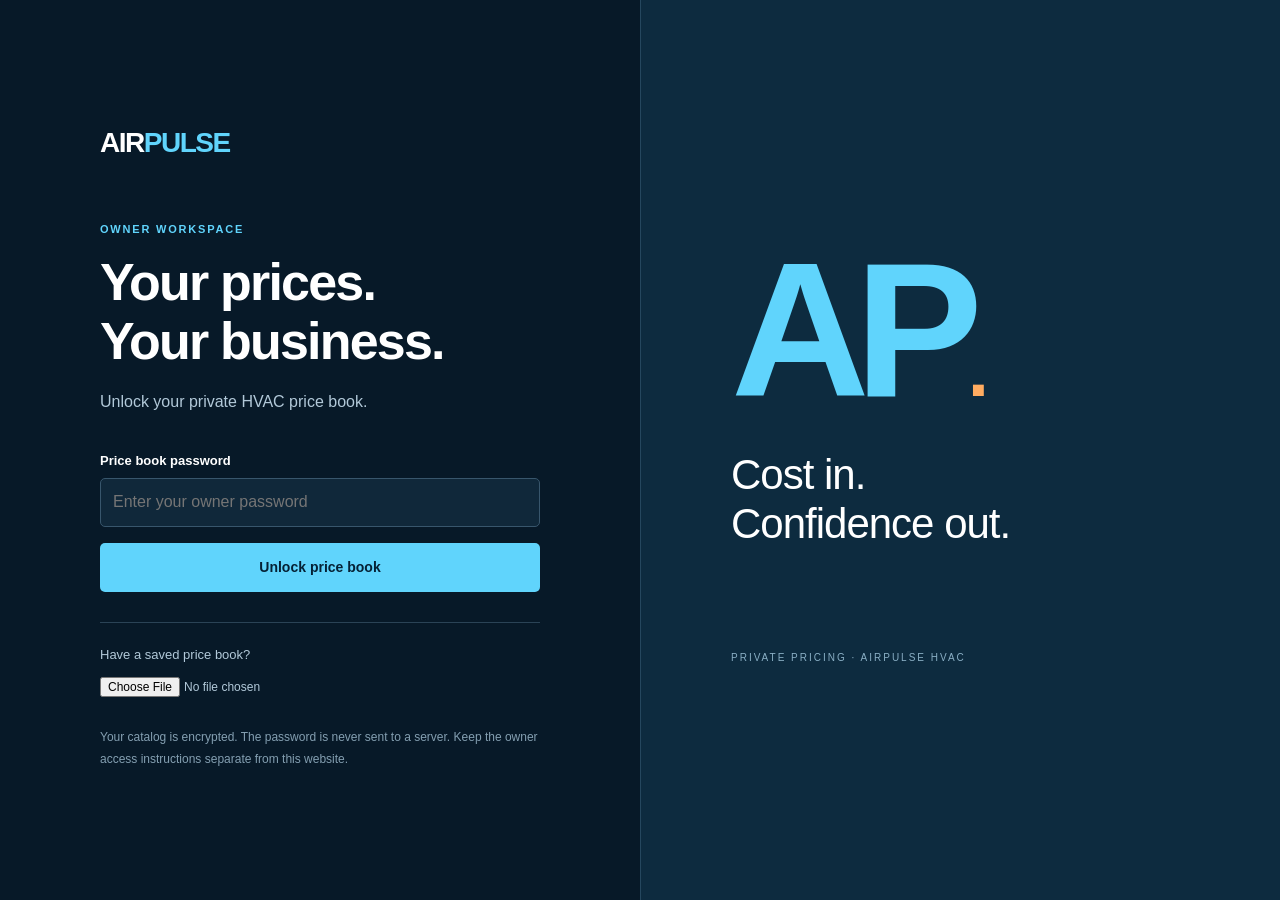
<file: index.html>
<!doctype html><html lang="en"><head><meta charset="utf-8"><meta name="viewport" content="width=device-width,initial-scale=1"><meta name="robots" content="noindex,nofollow,noarchive"><meta name="theme-color" content="#071928"><meta name="description" content="Private AirPulse price book."><title>AirPulse | Private Price Book</title><meta name="airpulse-build" content="single-file-2026-10-04"><link rel="icon" href="data:image/svg+xml,%3Csvg%20xmlns%3D%22http%3A%2F%2Fwww.w3.org%2F2000%2Fsvg%22%20viewBox%3D%220%200%2064%2064%22%3E%3Crect%20width%3D%2264%22%20height%3D%2264%22%20rx%3D%2212%22%20fill%3D%22%2306131e%22%2F%3E%3Cpath%20d%3D%22M7%2034h13l7-17%2010%2032%208-15h12%22%20fill%3D%22none%22%20stroke%3D%22%2357d3ff%22%20stroke-width%3D%225%22%20stroke-linejoin%3D%22round%22%2F%3E%3Cpath%20d%3D%22M45%2034h12%22%20stroke%3D%22%23ff9b48%22%20stroke-width%3D%225%22%2F%3E%3C%2Fsvg%3E%0A"><style>
:root{font-family:Arial,Helvetica,sans-serif;color:#142b3e;background:#f2f5f8;line-height:1.55;font-size:16px;--navy:#071928;--blue:#0879a9;--cyan:#60d4fc;--line:#d9e2ea;--muted:#5b6f80}*{box-sizing:border-box}[hidden]{display:none!important}body{margin:0}button,input,select,textarea{font:inherit}button{cursor:pointer}button:disabled{opacity:.6;cursor:wait}button:focus-visible,input:focus-visible,select:focus-visible,textarea:focus-visible,summary:focus-visible{outline:3px solid #13a6df;outline-offset:3px}h1,h2,p{margin-top:0}h1{line-height:1.12;letter-spacing:-1.8px;font-size:40px;margin-bottom:15px}h2{font-size:23px;letter-spacing:-.65px;line-height:1.25}.brand{font-weight:900;font-size:28px;letter-spacing:-1.5px;color:white;line-height:1}.brand span{color:var(--cyan)}.brand small{display:block;font-size:9px;letter-spacing:2.3px;margin-top:9px;color:#b4c8d6;font-weight:400}.eyebrow{font-size:11px;letter-spacing:1.8px;color:var(--blue);font-weight:700;margin-bottom:15px}.primary,.secondary{padding:11px 18px;border-radius:5px;border:0;font-size:14px;font-weight:700}.primary{background:var(--cyan);color:#052135}.primary:hover{background:#9de7ff}.primary.dark{background:#0d354e;color:white}.primary.dark:hover{background:#105477}.secondary{border:1px solid #446175;color:#dbeaf4;background:transparent}.text-button{background:none;border:0;padding:0;color:#006997;font-size:14px;text-decoration:underline}.icon-button{border:0;background:none;font-size:28px;line-height:1;color:var(--muted);padding:4px 9px}.muted{color:var(--muted)}.small{font-size:13px}.error{color:#b1292c;font-size:14px;min-height:20px}.error:empty{display:none}label{display:block;font-size:13px;font-weight:600;margin-bottom:7px}input,select,textarea{padding:11px 12px;width:100%;border:1px solid #b6c8d5;border-radius:5px;background:white;color:#142b3e;font-size:16px}textarea{resize:vertical}#locked{min-height:100vh;display:grid;grid-template-columns:1fr 1fr;background:var(--navy);color:white}.login{width:min(440px,calc(100% - 48px));margin:auto;padding:55px 0}.login .brand{margin-bottom:64px}.login .eyebrow{color:var(--cyan)}.login h1{font-size:52px;margin-bottom:20px}.login-intro{color:#b2c9d9;margin-bottom:36px}.login input[type=password]{background:#10283a;border-color:#38566c;color:white;margin-bottom:16px}.login .primary{width:100%;padding:14px}.login .error{color:#ffa6a6;margin-top:15px}.load-vault{border-top:1px solid #2a4356;margin-top:30px;padding-top:22px}.load-vault label{font-weight:400;font-size:13px;color:#b2c9d9}.load-vault input{font-size:12px;background:transparent;color:#b2c9d9;border:0;padding:5px 0}.security-note{font-size:12px;color:#849fb1;margin:25px 0 0;line-height:1.8}.login-aside{background:#0d2b3f;border-left:1px solid #25475e;display:flex;flex-direction:column;justify-content:center;padding:90px;position:relative;overflow:hidden}.large-pulse{font-size:clamp(110px,15vw,240px);line-height:1;font-weight:800;letter-spacing:-15px;color:var(--cyan)}.large-pulse span{font-size:.4em;letter-spacing:-5px;color:#ffac61}.login-aside p{font-size:42px;line-height:1.15;letter-spacing:-1px;margin-top:25px}.login-aside>span{font-size:10px;letter-spacing:2px;color:#8aafc5;margin-top:60px}header{background:var(--navy);padding:20px 0}.header-inner{width:min(1320px,calc(100% - 64px));margin:auto;display:flex;justify-content:space-between;align-items:center;gap:20px}.header-actions{display:flex;gap:12px;align-items:center}.private-label{color:#91acbf;font-size:12px;margin-right:12px}.workspace-main{width:min(1320px,calc(100% - 64px));margin:auto;padding:45px 0 0}.title-row{display:flex;align-items:center;justify-content:space-between;gap:20px}.title-row h1{font-size:38px;margin-bottom:10px}.title-row p:last-child{margin-bottom:0}.save-status{font-size:13px;background:#e5edf3;border:1px solid var(--line);border-radius:5px;padding:11px 15px;margin:27px 0;color:#4b6374}.save-status.dirty{background:#fff0d8;border-color:#eec993;color:#765017}.metrics{display:grid;grid-template-columns:repeat(4,1fr);border:1px solid var(--line);background:white;border-radius:7px;overflow:hidden}.metrics>div{padding:24px 28px;border-right:1px solid var(--line)}.metrics>div:last-child{border:0}.metrics span,.metrics label{display:block;font-size:11px;color:var(--muted);letter-spacing:1px;margin-bottom:12px}.metrics strong{font-size:34px;font-weight:700;line-height:1}.markup-metric{background:#e9f7fe}.markup-metric>div{display:flex;align-items:center;gap:2px}.markup-metric input{font-size:34px;font-weight:700;border:0;background:transparent;padding:0;width:90px;height:38px;line-height:1}.formula{display:flex;justify-content:space-between;gap:20px;margin:15px 0 30px;color:var(--muted);font-size:13px}.formula span:first-child{font-weight:600;color:#215571}.catalog{background:white;border:1px solid var(--line);border-radius:7px;overflow:hidden}.toolbar{display:grid;grid-template-columns:1.8fr 1fr 1fr;gap:18px;padding:25px;border-bottom:1px solid var(--line)}.toolbar label{font-weight:400}.toolbar input,.toolbar select{font-size:14px;padding:10px 12px}.table-scroll{overflow:auto;max-height:620px}table{border-collapse:collapse;width:100%;font-size:14px;min-width:850px}th{text-align:left;background:#f3f6f9;font-size:11px;text-transform:uppercase;letter-spacing:.5px;font-weight:600;color:#516b7d;padding:15px 22px;border-bottom:1px solid var(--line);position:sticky;top:0;z-index:1}td{padding:18px 22px;border-bottom:1px solid #e8eef3;vertical-align:middle}tbody tr:hover{background:#f7fbfd}.item-title{font-weight:600;display:block;max-width:330px}.item-scope{display:block;font-size:12px;color:var(--muted);margin-top:4px}.category-tag{font-size:12px;background:#edf3f7;padding:5px 8px;border-radius:4px;white-space:nowrap}.price{font-weight:700;color:#006b96;font-size:16px;white-space:nowrap}.needs-cost{color:#88601c;background:#fff3dc;display:inline-block;font-size:11px;padding:4px 7px;border-radius:4px;white-space:nowrap}.edit-button{font-size:13px;padding:6px 11px;color:#1b526f;border:1px solid #c4d6e1;border-radius:4px;background:white}.table-footer{padding:14px 25px;display:flex;justify-content:space-between;gap:15px;font-size:12px;color:var(--muted)}#empty{text-align:center;padding:35px;color:var(--muted);margin:0}.bottom-grid{display:grid;grid-template-columns:1fr 1fr;gap:24px;margin-top:30px}.quick-calc,.notes-card{border:1px solid var(--line);background:white;padding:28px;border-radius:7px}.calc-inputs{display:grid;grid-template-columns:1fr 1fr;gap:18px}.calc-result{margin-top:25px;padding-top:20px;border-top:1px solid var(--line);display:flex;align-items:center;justify-content:space-between;gap:20px}.calc-result strong{font-size:32px;color:#08749e}.quick-calc .small{margin-top:15px;margin-bottom:0}.notes-card p{font-size:14px;color:var(--muted)}.notes-card .eyebrow{font-size:11px;color:var(--blue)}.notes-card details{font-size:14px;margin-bottom:20px}.notes-card summary{cursor:pointer;color:#0d557b;font-weight:600}.notes-card details p{margin-top:15px}footer{font-size:12px;text-align:center;color:var(--muted);padding:35px}dialog{border:1px solid #c1d3df;padding:0;border-radius:10px;width:min(560px,calc(100% - 30px));color:#142b3e;max-height:90vh}dialog::backdrop{background:#001421aa;backdrop-filter:blur(3px)}dialog form{padding:27px}dialog input,dialog select,dialog textarea{margin-bottom:18px}.dialog-heading{display:flex;justify-content:space-between;align-items:start;gap:15px;margin-bottom:22px}.dialog-heading h2{margin:0}.edit-two{display:grid;grid-template-columns:1fr 1fr;gap:16px}.edit-preview{padding:15px;background:#eaf7fd;display:flex;justify-content:space-between;font-size:14px;gap:15px}.edit-preview strong{color:#056c94}.dialog-actions{display:flex;justify-content:space-between;gap:20px;margin-top:25px}.danger{background:transparent;border:0;color:#b12e36;font-size:13px;padding:8px 0}dialog .small{margin:16px 0 0}.sr-only{position:absolute;width:1px;height:1px;padding:0;overflow:hidden;clip:rect(0,0,0,0)}@media(max-width:950px){.login-aside{padding:45px}.large-pulse{letter-spacing:-8px}.header-inner,.workspace-main{width:calc(100% - 40px)}.private-label{display:none}.metrics>div{padding:23px 20px}.bottom-grid{grid-template-columns:1fr}.formula{flex-direction:column;gap:5px}.toolbar{grid-template-columns:1.5fr 1fr 1fr}}@media(max-width:640px){#locked{grid-template-columns:1fr}.login-aside{display:none}.login{padding:45px 0}.login .brand{margin-bottom:45px}.login h1{font-size:44px}.header-inner{align-items:start;gap:18px;flex-direction:column}.header-actions{width:100%}.header-actions .primary{flex:1}.workspace-main{padding-top:30px}.title-row{align-items:start;flex-direction:column}.title-row h1{font-size:32px}.title-row .primary{align-self:stretch}.metrics{grid-template-columns:1fr 1fr}.metrics>div{border-bottom:1px solid var(--line)}.metrics>div:nth-child(2){border-right:0}.metrics>div:nth-child(3){border-bottom:0}.toolbar{grid-template-columns:1fr 1fr;gap:13px;padding:18px}.search-box{grid-column:1/-1}.table-footer{flex-direction:column;gap:5px;padding:13px 18px}.quick-calc,.notes-card{padding:22px}.calc-inputs,.edit-two{grid-template-columns:1fr;gap:0}.calc-inputs>div{margin-bottom:14px}.calc-result strong{font-size:28px}dialog form{padding:22px}.formula{font-size:12px}footer{padding:25px 0}.save-status{margin-block:22px}}

</style></head><body>
<main id="locked"><section class="login"><div class="brand">AIR<span>PULSE</span></div><p class="eyebrow">OWNER WORKSPACE</p><h1>Your prices.<br>Your business.</h1><p class="login-intro">Unlock your private HVAC price book.</p><form id="unlock-form"><label for="password">Price book password</label><input id="password" type="password" autocomplete="current-password" required="" placeholder="Enter your owner password"><button type="submit" class="primary" id="unlock-button">Unlock price book</button></form><p id="unlock-error" class="error" role="alert"></p><div class="load-vault"><label for="locked-import">Have a saved price book?</label><input id="locked-import" type="file" accept=".html,.js,.json,text/html,application/json,text/javascript"></div><p class="security-note">Your catalog is encrypted. The password is never sent to a server. Keep the owner access instructions separate from this website.</p></section><aside class="login-aside"><div class="large-pulse" aria-hidden="true">AP<span>.</span></div><p>Cost in.<br>Confidence out.</p><span>PRIVATE PRICING · AIRPULSE HVAC</span></aside></main>
<div id="workspace" hidden=""><header><div class="header-inner"><div class="brand">AIR<span>PULSE</span><small>PRIVATE PRICE BOOK</small></div><div class="header-actions"><span class="private-label">Owner workspace</span><button id="download-vault" class="primary">Save updated website</button><button id="lock" class="secondary">Lock</button></div></div></header><main class="workspace-main"><div class="title-row"><div><p class="eyebrow">THE NUMBERS BEHIND THE WORK</p><h1>HVAC price book</h1><p class="muted">Find a part. Set your cost. Know your selling price.</p></div><button id="add-item" class="primary dark">+ Add item</button></div><div class="save-status" role="status" id="save-status">Edits stay in this session until you save an updated website file.</div><section class="metrics" aria-label="Pricing summary"><div><span>CATALOG ITEMS</span><strong id="total-items">0</strong></div><div><span>READY TO PRICE</span><strong id="ready-items">0</strong></div><div><span>COSTS NEEDED</span><strong id="missing-items">0</strong></div><div class="markup-metric"><label for="markup">MARKUP ON COST</label><div><input id="markup" type="number" min="0" max="1000" step="0.1" value="52" aria-label="Markup percentage"><strong>%</strong></div></div></section><div class="formula"><span id="formula-text">Selling price = total direct cost × 1.52</span><span id="margin-text">52% markup is 34.21% gross margin.</span></div><section class="catalog"><div class="toolbar"><div class="search-box"><label for="search">Search your catalog</label><input id="search" type="search" placeholder="Search parts, model numbers, or notes…"></div><div><label for="category">Category</label><select id="category"><option value="all">All categories</option></select></div><div><label for="status">Cost status</label><select id="status"><option value="all">All items</option><option value="ready">Ready to price</option><option value="missing">Cost needed</option></select></div></div><div class="table-scroll"><table><thead><tr><th>Item / scope</th><th>Category</th><th>Material / other cost</th><th>Direct labor cost</th><th>Selling price</th><th><span class="sr-only">Actions</span></th></tr></thead><tbody id="rows"></tbody></table></div><p id="empty" hidden="">No items match. Try another category or search.</p><div class="table-footer"><span id="result-count"></span><span>USD · Before tax · Rounded to nearest cent</span></div></section><div class="bottom-grid"><section class="quick-calc"><p class="eyebrow">QUICK ESTIMATE</p><h2>Price any job</h2><div class="calc-inputs"><div><label for="calc-material">Materials, equipment &amp; other costs ($)</label><input id="calc-material" type="number" min="0" step="0.01" placeholder="0.00"></div><div><label for="calc-labor">Direct labor cost ($)</label><input id="calc-labor" type="number" min="0" step="0.01" placeholder="0.00"></div></div><div class="calc-result"><span>Selling price</span><strong id="calc-total">—</strong></div><p class="muted small" id="calc-profit">Enter both costs; use 0 when a cost does not apply.</p></section><section class="notes-card"><p class="eyebrow">USE THE RIGHT COST BASIS</p><h2>Keep the quote complete.</h2><p>Markup applies to the costs you enter. For an installed price, include direct labor, equipment, parts, crane, disposal, permits, and other job costs as applicable.</p><p>Rows marked <b>Parts only</b> do not include installation. A blank cost is unknown, not zero. Previously supplied costs need verification before quoting.</p><details><summary>Saving &amp; privacy</summary><p>Save an updated website file after editing. To update this hosted website, replace <b>index.html</b> in its repository with that file. The download is a complete encrypted website: open it directly, or replace index.html in GitHub. You can also lock and load the file here. Nothing is saved automatically to GitHub.</p><p>Auto-lock runs after 10 minutes of inactivity and preserves an encrypted copy of your in-session edits. Closing or refreshing without saving loses those edits.</p></details><button class="text-button" id="change-password">Change encryption password</button></section></div><footer>AirPulse owner workspace · No customer information belongs in this price book.</footer></main></div>
<dialog id="edit-dialog"><form id="edit-form"><div class="dialog-heading"><h2 id="edit-title">Edit item</h2><button type="button" class="icon-button" id="close-edit" aria-label="Close editor">×</button></div><label for="item-name">Item name</label><input id="item-name" required="" maxlength="180"><div class="edit-two"><div><label for="item-category">Category</label><input id="item-category" list="category-list" required="" maxlength="70"><datalist id="category-list"></datalist></div><div><label for="item-unit">Unit</label><input id="item-unit" required="" maxlength="40" placeholder="Each, lb, hour, system"></div></div><label for="item-scope">Price scope</label><select id="item-scope"><option>Parts only</option><option>Installed / complete job</option><option>Service / labor</option><option>Materials only</option></select><div class="edit-two"><div><label for="item-cost">Materials / other cost ($)</label><input id="item-cost" type="number" min="0" step="0.01" max="10000000" placeholder="Unknown"></div><div><label for="item-labor">Direct labor cost ($)</label><input id="item-labor" type="number" min="0" step="0.01" max="10000000" placeholder="Unknown; 0 for parts-only"></div></div><label for="item-notes">Notes / inclusions</label><textarea id="item-notes" rows="3" maxlength="2000"></textarea><div class="edit-preview">Calculated selling price <strong id="edit-price">—</strong></div><p id="edit-error" role="alert" class="error"></p><div class="dialog-actions"><button id="delete-item" type="button" class="danger">Delete item</button><button type="submit" class="primary dark">Apply changes</button></div><p class="muted small">Then save an updated website file to keep the changes.</p></form></dialog>
<dialog id="password-dialog"><form id="password-form"><div class="dialog-heading"><h2>Change password</h2><button type="button" class="icon-button" id="close-password" aria-label="Close password dialog">×</button></div><p>Use a unique passphrase of at least 10 characters. There is no password recovery.</p><label for="new-password">New password</label><input id="new-password" type="password" minlength="10" required="" autocomplete="new-password"><label for="repeat-password">Repeat password</label><input id="repeat-password" type="password" minlength="10" required="" autocomplete="new-password"><p class="error" id="password-error" role="alert"></p><button class="primary dark" type="submit">Change &amp; download encrypted file</button><p class="muted small">Replace the hosted index.html file to apply this password to the hosted copy. Old copies remain accessible with their old passwords.</p></form></dialog>
<script id="embedded-vault">window.AIRPULSE_ENCRYPTED_VAULT = {"version":1,"algorithm":"AES-256-GCM","kdf":"PBKDF2-SHA256","iterations":600000,"salt":"d+CtpPZzII1S0Cu6SH7uWA==","iv":"OJ8jfi3ZGSlXbDoM","ciphertext":"JoC0CJbO/SCnXfP0w7E4sL5aeQ9TT0sD66I9vRysQcePQ4h5lkHs0F3jZV/N28g1LAA8Xv72as2icPpBx/bQed7yg3d8AahsQLtJnydjX7GUHTSptwUTMTiew1ua+MYDkvWreQpx3wDxHufllpJacG21O0fakUySAOoF/vWywaDgq4YscCZPV+4MX2eiAxW7rB+8xzvG98L9h9uZDafTZcGB4BkQKcJp6ss9ZrQosjLByUGgkcS1hI0FXT9l1mLZBjUGLDwIzMTpZOyfglDF0sWXUUWsJ9orEGMg+BGWWqzf54Z1t2LBQPHfWj/msAOSB1aPjBwDW9dSlUfkhn14gjQ3qszMArKc1nJAEYeRWBVBxoizFvkb1u1u/Av//+DRJ9LwDxiMhLS2oySIQ0pP4AO/UD3Hy7M/uLueialwQMHxiz3/8LCsvN6m/3uX3j58RsfCibMA0iK2ailaCTN0eAITvV9G3QvyzZwQNBYDu3xMyrlTvSE+5v85XNwX7fQ51tI3xOB9vbeI3051djHFtFluBYljhY0oNUuBtb96/WmnnXaCjUTsG3m4FWHyp2b9gkYog+cYI2Hf+mpoxFfYv6KXw2cfkRdGawF/axigDtQ2Yg59msZ3MxyZL0yNfDoPjn6iFYgAaJyv7dWlJ/IG0ywvY7RtrqjHNSZ3EPtAkGDJA7Ivi4DyeXdYDzETOz+6KS6S+oCttqcCKI9E/[base64]/YteYkzwVNqWhwv+s7opIJfdmiGuawAJ8MfDnFqVm0K+xROtUl4eClsqCqzwOzji6ROS3aO6XcVWd0kawOTa/[base64]/joTX3k0rJPjAEb8jnkEM0dRRY5sQMdV/LYxuaX1H0Q/JwFecv/[base64]/Thf1zVmJh5wjpFQXrl5o8d47zk1B/UUj6Uyog+aLI6HRLAd4KaTwCEJHxz2ILNWZJD6aXK/NCPBciQ2BXw+P5/[base64]/39bt2IDvj2VfazSd6H+nQT6gu2m3TNZemm0sEWGjfYsTnA6UecMU6UqjmKp1iXZ8ZelJx3YTxR8AGhZDElg/0N0pIYtektJaBuLuhhceaPJAchWfkaUxzAJR5KU8siX5p/Yp464TRxCErudlAHISZY4may9MtfHGOK8hCL7jalxl/2TEQOEHHhHJoteQjTIVApk25fQVeOWTpw/lf8sI/AIWxPb5ziQcC2Cg1Dj98G6EB6dhxUXXYfxCgQvxSpX7SJCWYS430BcORWIbTL8+uayqws32SoLEqDM7X8zQec41tnAQSi/yry1c1LUzktbgMrjwtCxUY1a1Y5rh3uq+DMMaTOMnf6MfdpsbLQWBHaL99a7GOcwZUmp5fYT+sixQNM9zhVdK35ybZxbcGbzt83ucq94NXrlJiVUnMj7Tx+VvIIiihCXiSWM3rJnPc5c2UVoD0LOWtnlUx7YLvm2ajSsUeWFF/gZFdRwZPn2sp6qXgt10ByNsB1JSrbVxgE3jrtu78qQiGxE6zOLIiOOf0M/b1+J2BolG7cyZfwxSrZjGNw3mxBLXRNA1rkX4RItqHhMICZKiyks9jtPpGQHh5OiwCDZTnD+0X5pjyP9sl0wh14BFy/nuOSQzKmMQu+/ia2B9x551B5eS4TeuUEifBZqx301U8ERsXKVuLhm7zwa5eMmsb5y3Keuq1ONtsWxaNcMXcjupGy0CufHW9QOhkWOfHDiNE72j/Zxx6RcqLnZdpQIofJvXcqIDp0apKgyBIEHMJEA43zsycJ3hxgbKq8Zqnhn3f/[base64]/asygIznvPH7P3V0Jol80ZFCRoO13AfpZTyFZ1puoLW0e4YHMWWal9MDjLyPo8JhC99N/mxznt3VQmpLa7mdJt3u3sI+xhCHAz/7rHg1StJYWlMsxSNUOQ/DAkc2G3opO0pFzPw9dvrjbmoMgGTPBVecKNacFCdW1ex6VQNAitiUD+VrSmwH29P3/[base64]/qJQraUneKII9Ilukjjx0KFx2Zs4CHsGJ05z+dc0r+QgBs76MWy8XQ7stTAM43V2kJfu4dq/YhkT7fYY8FbNWXxi9BRA7Nj3PM0U5FweHd7u9GYvdP1zE6EdSBgj3YFeHuZY3tYpnM9mzALM9Tb92+nl7aaTniDUGZSqnJnyKT70BdyBTOpcl92p5YtH7geP/aHINwHBLLiZyOWakhRSOfD4+lPPC8luuOzQw3hbqCcayzFeu8lKDOswFb6Fwqwny+lr63uBxtnxO7HDhSMC+dZGgWlw8gpiA2aaIktR+WoE1BUZ+bBFsZaNOWmQpFl168pLe1DFb+9CaxFxVrdq7fc2gLZ9bYREZjh/Oyc8Iv//UT8PMgK7MC/Hi355EVfKGOP3qlB2by28Y/kByHT+XbTJLmkHidjhy2MhAP2XgoJAKPSnSehwD2ernmljhZUrzAVtTTz3FdPpOyOSpAjv5B7UHT7omBEAftCuGpZ/wOQTHE+0smOHHA2cBfsApOVRGTn+GB7ReVXqjFlj9Tskz71KMsxji0gKXV4lyiLixuP10P/JwsVfxlQPUSMpY7E1pYYZvvqRZXujqN8biDWh2NA1BLY9K3Mz5ekghBrGPPSxNX/xJOvc/e5uVyjG8yzzFcVji6mxBDPGIWskfYsfZ74fIVQUlKcmu+/Y2B3LAviP0pIIgQLbebv4Sm1XRgc/0b5MjSO+6GhSCDfepgHDycAfMNgd9Hjh4TDZfDJDgllNZ2SR+8D1xN9sy7o2jqBCLd+KpgOZ5z71Pl9fjSxfF1lQJyaM3u1kUciviSDi+tqcC3nD3m8ypzE3I6DfZGJSNU6j/UojKgp5YZ7/QAXHl5hdfc7m0Na+6qES6IQAiOo31dR0foiTCPxhZuvgoIvmds4fQcXWsbSm1+xYTqZsvPAnnqn0joz9tuz4I8rgLqx/PlD54L/LYSJV3WvPR693hVEKNO7ZRaMa8HWwJXcdOtVSxBoc95VSzEA1AKPWw+fsN082F4bAk6SjzECxOjwlrPOT8ADRadEuSCMUZjvsedV4sPwn6F6rR5rv3JFNGtbKgqmiI9/ttTtyZzWVb60n+/IyF/jcMZW4f5/KmtbU3nE85zpNiRLkhfxkLwtYjr4hzDxwPPMqLaD4dcce6H52zxamjKLWY12DY+EBAM+qrZunvbT8qcgOCuSkMvOvO33yNpcc2mxUdv0/M3IIGZE5PI5d4qo4wMmijZ5a+5TxLQKiJ0afi4u1owF84QEaRD+0sfoWHUVHf1nRmF0aYpWiP8Q9eBXLYUCi2irZ98N/u5tUrBNbckBkfdZOIXadaiuDtvyu5mh5m3O6saQxePur1JlujHfTBaKUUPJ+CkbNjt33TOGje89MP/64Cq3hTdk3dBpC55NShCyuzTtk03AEREO+vlLxAB8CvjMkZnb8UOupSn69wpsLGzF9ZdCJwn4q2pfPmA6fLlML6H32+krVbV2Pzsm/9ZsrAe4r6AW3oPNmkDcew9jKvZZtQPXwoq0dO/jtEvl+Q33J1WdErhgAj2x/Zfh3j7z5S4sgVidSCqOUQhBkMNZN0a0c0tc3h9B6Wmvse5j4TnM0HFTkhsQRs9+BLjg7kKMeOcxrPpU8FpMqrHwIyYGdorbMArQzRJSUGg8rYZZb5bXM1Ld2DnJs4cFwAQShG/aP14qXxoKE/QdjaQHkE9Jt/pjnVvAbe8bfvUyNndUbfPwE7QJfs/dpYpQ1Wbk+vgur+FUUwv6gD12oEpCg6ahdCtSpECmC59ylG4j2HtQwzLhysGZFPK48UDSJZk7kEXQ5u+GNTA+x0f27AF8NTmRW2hZqvxoHQr28RifdlwaQN+d21wrNN+WD/UrgN1PUu8fktnkD90Ai8nYUFp6YV17diQ2q/BvfG0saEA+B31JPn6730OaeZeu3KjcZLE/ExUH/kxW6pVjt0br98YFJWKKVB2nRj0URQgq7owzPtsYXK/xSM6ef6eMHteVs+2EdMTVNrYrFJeqXBkyAAsnKCOurWU0ICm4hADh23LDQeH7bttIV2Dp9r+694Zo1VscLmCX1gI3cRUaz8iZ4mgwVglYCUnEY1awHe7AB3dPIobgnY41MXvnQBtrsG/rI2Cw1Y2iDMd9/8OX1NHwf39McsKh6MOUkACpAYZc7/m4DoKkh71B67jrXVUaaAJs4QtW9zZy08rhAwoDLxk54Lhhb/QvPr5LMyWiwpNCAyAkou90Ku0VijYMqK9XXXioJ15+KngF72ufocQ1eCo+3dJeQQbQUFbVaOTLaqHfE/VbiSqY8p366AixssdUBbKeBtbXIe08N6o8MJznZNwymLzlEeQJQKCO0+ynAJw8dGX8lzEX2BP4IYq2EjZo+XQ+xfct1VbP36xiFTW8Ms8qn8tf/Hhs8+Y1HwpzQU1vmlk2BIuYMxNRzG7PhVQKoCG6HMvNDiJdDmEFftQPxEHkgAOxnUQfIARnRdnsyTLG/AYmyDXNRZV6WT5If1VOEkvaVT7IyoczPJkSLdWMWf8CMLAX+pa43QVEb/7Up2oKUSuuGXzVvyS7kx1+KxXPzSpKQJbCZg+laJ1p2DhsukNOJZ8q7AjEnaTfj9WzC3fmLMJ8uYqPpzC1tDy8fAoopwBVKHypBK+HJY0j1n7ix3ThASlWVrqL0Pg8+Qah81HpEoVhfN4AgfiIadP+pZPNN1WXcLhaL/kw6Q3jGhn3T8oNlQpa8JR8OjD7E2lj9hEMxQK+zQnh3hQphhnpyHsWjec1DI2YkHSvF/O931q34Zf6D3nupzBh3md2zS3P0Vc3BmHr56ZEf58l5s/0PPNa2Nax9wBLL5+iQGQGbIPRtPmeEMLMldy4YdyvQl9R//cnn+cI0/ni8eTjlU9wLZVGQV6Kkga5Q3fmRsyR4u6MSYmDWsJOGg8krei6i9nSbVirFOJlvN8gCUpCNOxK+H8RRYivoIPv7KDL0siDvqjcbnK+9rU/EkQVET7tuxLsnkfz2GCGA9jx7tTlbOKStkNRL/08jCVLaixe9dUELhWtBPnsdIYpXHpg/07UG5wQsRik+FDngv8POk/PHbMZUZpc5V8az6LsgPnrAH01jGFU8gmr8s2/CIuNR0+s9bKvIaKKgX8uiCcKuQFjfhdltDJA8Lk1ZCCEFTP3kVF3ELfXS8K27jFPcd6af/MAvOTpqnl8/n93ft87CdIxVNDbEYNPvfdhE93nK+uOAwI3sVI5B5ZuCyPGGL27abtav/AO5vC8V1oSxn9cIxfXLGeRmD0qe78JqnKVAJ3GxHLp/OP4TzsuIMPNnZ1QGsBya/60I0UKPFl7/or95g2wVeCjOMkmDz5fdVCa0yNhT9MMI+LdekjsdoyPwREZSflXAFxa6Ep51m+Pg8Z2JHvWnx6xwVOPA9KRb7Wk59PvN0asrjiGwZOVSu51hiImaDXvoIbjBRw/qDyDeMvYSS8IjW6Apas6/fqOF+WSwAotsMh9Asw3Vtli3oBuRaTjigpxh4YleA4vfg2BwaXMhUo+XbHc8FwEqeDeg4gFW5qVG+Pc/yHPa6XJDx+7psPhHr1lWN9TuFarSb+Gb8lsOB/U7x7GJxCV+ZsNvT4SLSJ3vfxkFpBrh+CrxOhI7I3Ed1ozE93q5TVBUDfJd8xkVfNjzp/tAJHYv72FQ5AFhtpkcSgLFocqu4a/Ns7glHr3hYdf7pce00nhYQ2t4kJmcI9udzeGXpfrg8k7A+A45Xc6NNBTFQ9zVuIbnHNo9277VFI6ip5hHes1Hgoo3pKhtUpmgZghT703MRc6oIt3oFLj6u5P/7Upfnn1jzsN95H2OEMqFR2FdQeW8+buUjpY4NWrltjVa5qwW0WrF4oRRnPKfRZHmoSl85n35Ha5ePT0QUAXCzJj3xJJ/9eG9Qiffvkb56MSWyOo4t0/9oWfzdRhPhZsX5EMCKA2kWSep72LCO0Y3EImFYp+MAmamSc18aDv2Hj4GGbfFmLB65bagpw/NVgZ8+03vKwynW9aPcoHi65SiRTAc2XcEILq4F9kof/9tA/nHS7siNL0YCVyCgGecdikGanpkZbXAuGXBEGDtguf0AaW4jhzfCiamixwZmpwj6pVfjYgNdhrYwtjy5s2+nuPdotf4ql6qaB6317aQPZ63GKitEHTcM/k/+dERulyutu5W7hN6EFtPP33Rm3wSl/ehyq5cmYbZUbhlkpvrGVMTOrHP86v89blsKCzbxuzLi9wDRWpMYaWYZDJS+MF3WP/+i998VarPsxAFCmV2WnhZTqIPYNmShw38GaNi9PPhjeaMy8TQ8FabIl9kGgknPAU7IpgEtmun+CPW6LOJ+8ZsywMEYOiYYfmQfqyQ1C2RKWtj1AQNA70AckYVhbHTuqVD78cglM0/qLScRa9qwNmz2/ShNLuPnDrOxXh8e3DXUpKYHzV3OUmj0nVshw/[base64]/sDKZmPmBt0/0Pa92jjU+gLXY1hH12m1oQ9Yo4SG04eR1ofoNSJ4y2YSOIYio6Fgxl8MQPUJTNl+NHT0cXxQjfze8rMKhYuxHWuAN809a3DlBgLFXIXS18XKvIATHWxmr7AWPXzBSTmJACKpjeZziB955fP7xMQ6HFZYIeX/FeSTAZs3pFY60TQgimmptxPe8wUj8n7OIV+q5NBVkkaFYWzVqXOvuSv8bP/5hdQZRk3sowFkU95WY69gXGGRxJJOHjdU6tCzJLvk+hy0IM3HPyOejknBoFiA/[base64]/gsO1zANgx0DKI2Km5n2lj3l7ajR0cOaQbZZlHmQvXq/+E+P9LQ52p5nCFICWmPBR8nYgnWIHmQwfFG8qDtq4ljS1fQMWphpyFmP4tgzrgsOZ1o9YIJBZC90qggpuIfN/[base64]/V0QP8g7qfAk82PtPDgOa/JigruI3Q66hBpKqHFfC/2fYdK0L2lhI//4JrPzoD+bvLDhv01t5zC57pnljSGuHIIns/ibwGi+8J5wHv4L/Wy98IFNIMzVJnHambfx4v2T1A0tsXIMlzTCOJVgsc0katDntnRR87tBTb4hfjK2/0bbwvwUYR8XuHpSQ+8yKpQZ/EK8u7uSjW732mNm41F8Ii3vM2HJEnjTOscu1mxLX0akzcwi0vqvTRbKizWO+YMxGqKdCym6ywDbybKEdVm5NKeVDWKFXe6zEwqj0NEPjSv5WK6Iq/pvS097wEE/7zrMGxXerNbw9DqgyToBJ8tSFoa7IpReS7MLO+gDmO5JF2ZgctUuPqp+/MOQvv7K2VqyGhMjZHxtb2s46N49pcobBVjkoFJxvh3eNaBBONf6NazSQksjnIzZ3e2vdge3aM5zdGm/kDQpqY5dPms2YXDP8lTh7Y32naKAoM4ZlR10nqIqXVc71Yn3ijOQX4BiAnDRIcYe29ZqAzC9/dwMl1pIPcU3rSF3tBBCI9VAqnhzhioEW5FdETZEYbZYKCkdgKeRRmN/o5jkCTS22MoKvwA9lKM7/ThRHo/dIcxp+SklQGkb6mEIOJdaj9GCWEP63QCEKuW752DYtyo9OA2TyU+tzPp+ASOwgQa1v+1p04ACgxa9StsBA0K8UTdKBUEiHiloUWRwvfWhoNBA431bH/U0sZm3BA44gZNCnj8/1sBVXwYnuIC4w0AkXV2HkNIOb/+ozl2wpeqos/Kq1aYz5dyo/prR8EbMhqv6Q16Ls7kGS2PcwhiBzdMsASzbTaF+V5Uyp5F/dZyuFf0J38712CEKP60Q3QzC59AzlmQi9iRWQ0CxktvPIh3WqGrW0l4nhK069yDiWAgp9vYjKHj3k5Xcx/XpKyADRN7fnzyjhLWw6iEDgl76sHDB5Lyku0VjT204+iZaLp/pVqDrBH4GeVSS7pxZOBJ5KCqsFEgQfuLCR2ThGDLhMM6k2M8skj0+Uu3Cbiz0zpFRxMpCa3LQQ7ZdynC8TAZGvvOw9R5vm7PRdGVgYXnWnc+UiDGuHzu37/M7Js4Vukz7Po6tLNwAS4wuAo1zf4PuZp75AlxJj2/5L1nlnnu4HU+pzAL6jxbo3jOoPloi0aCjw5Pp8R80ShVtW4LCul8I/kfqdPSFwWKi9pyYmWDmM4rBTmWSELbYur6rGCdOxa4bAJqDY94D1UgD3Ap9SXgm9Gqbab0jXW9Y5WbyR6FB0Yd+kUwfIJzjegCENT3T27AJnM2Zl/+LZF+lmHE+EbejlLJ0i7/VAYo+zkyK2pQyop0PapCR6pYKweT+AuqGjOY7nyqDLlsqCWxzzr2Lj2rhCX5lATHeeHyToWz3GAQDp+X06p/ibpwBWFC/N0ASzRIjvcWM9EPRX8IaUbYpOI5HFmCtAdychli7NWoAmfLxYSZ5PYXj2evUXCCrbuE7HmSIPvW1QKWtslUx0PWc42uQnseSCK25XL2gVE/Vg5Q/[base64]/R1+GMGwzCuP8C2yOfxiZV/aQd60eQlGQK8UzI5CsALj+8/IK2o4QZvQHPHd3Nc16fLDW0IJ5ZnYupugj+n3gxi//rsd5gxmr5xQHQ6ARdv1Ea2djU4CNUjqr9jRjdEMZ4pYfpOYkIPr3ndMrLMHBhe2VfqZZsRmrnrNalNXpK/mFXVjFy/VSNHIP3f0yMf6ZiG8AORDwwqI+DpDDwnMfi/Ux9PnZDpW5hCTGn6TBbAY9H/P7499Gn02fIcdHZoJP/iNAJh9/NVEZA0Q8rDSlfqCGPijhyWscTWdaM6grhN9wJ+ylrQdgxohl8nxch759lbzCpCZIN7eSHbzNH0fJfIx0rnpthE+0mMft43mj+zmbi19tV5qfSLnAmrFaOk2F/KqUyK1nSzMLgyMyyie8I7KpQKEoTH/xuFMirLgIX88RG5xUsfBDnRkJQxe86ADeeAa2KbHZk/4JJ2jGf8rjv95HEcCjQsPdh9sJ+y5ieh66Au7esUS+niSIOKexwjNoFkVFgVhk1PXEOT9ReLUap2vkVsibTs+mIBIt3hZJpkEmm0ztMdnQuACbRbHL02SXnwXjQsBH4cYMVHDKUiMRaWP/lV7zZBLKikoeyEcIEFeRvMNwgUDIFiiPrtxknXbw5XjMu3IlcfECz5gdXZzs4KMiXENoUWUaAKCKrxR9XhPI2JT1Z05eb4melK0nmrBsiS3k6IGH0kzPzLyMj+9aC1Y+6rjqwHwz7AtPNR+Rdd+97OcLNPf0FIF/Pghh2RKkBkRJz/NYNfAlbMwLRSSeoEGnVnZ6SDSSrN7D6K07Ft/g5PcL0EMb2wZxTzxvNF+GRq5o3+hxtiJ1XQEBt9PDlVI6pgQ0nb50mGY3+idF2m4LF0GDMkMbz4He4hc7nrnYS0l2Xc9sbvYIDtBToo7H7mfU5vMEHIEuP5knUbXqeAHg4VXOKYD/[base64]/e/Lol7OAeIZ/35rZpxRfbJ71Jo2iLXZ+UWZ7BzUJ5Pqe5ffRcxOJplgQtOvpjhO0qPuTg9Y0PutU+viLPaJtvCOndMOYomRPgQu5BBR/A2dE4YB0D2s7Y5DYqN4lCl4ddFb8nj/XVaTUMl7R5GO/ieYho1jmTqkegUFdkS2bkrtONJ8PHigp08Oa9MWlq5O74AjJrmh0mv3zUDJz3EQCrxj7/fYWA/A70IrGmSdq8qf9hXOoF90/KUp2lG/KDG/8bfQauQhxmLw8Vdem6NUoW+3DUU21jfrogq/[base64]/nVyBrImBiV0VvMUisGDcIj+6hkPCAuvWNCr+fTi8ekf3ptEGu250ZCSovkx0qrusIbbKtF0EPz7GK2Hciey9NO80DiVNVO87c8tmRiFlxZhrOIBsbyNlnhHZ4+kGLxJPc6ZPOSTYbbpVIMF2JgSm6/v4ZtfDQdViArAjK0StM/c2XcvVyf/cZmliAMUfucf/s6w69+U98hQ89VL2Lf4GDn7psS3aDbfTo7deXwoUv6LUhPa5AUDnVKohrEYD3J7+UK9iPwKx6dlgHdGzKAeBzCmeP8DWt0VGoqIwIIWatQNMzN/G1AdeHa+a3dfprfHw3321bTjHxkdH4xLUI9Rlclr+V77HBeBoAtn/2pW3J4PWMGieVJ7y82lXvJ7oMS6nWMMXQ2s/DQa9B9Xl8e5FPrmV/MiwW3G3QnZQMuwPpFpMpwSuq48KmmQGa+S/++eZMgDfapadNDTCY65HpwRGxq2cVq7VptVs6zr/3eUUDqVjFFrC5zZBjaF+wjlRlfWySLGlNB+RVTQFaVXkTGIWYK3trcxZ/u8vK7vIW86JaN32ro4rEBXtOk6V+HuKrNTFV/0MWPuL5mNB5KW+j9Seb38j4vyTKljYStwAnsrWaDrL+Q5rfy3IrhLaq9v47VgCgE5crP0KbDIeoLxb3pY317+r5RkMK6kmUwMx+hVpq8cKLrle6ft3AhdQChyz0HovzShMKH5/v5qkcpcvvSz8PZ4e5QjUy4qcgD4b+KjH+rp5aA+VGjpKEEPH5H3XztKDINzLgIeNw0c83YA13RJLDAPHR4Bui5fxFadLudv8EjZRohQFL5H9qYOiQu2vMam0Ki34vV1RW3z9Dq7Lp/7i4qLjghXvtjqiKM4Dc4bYPeUGBgTZ4wBJr99s72P8LoTder+tYuGAyl/oeHvFKqaLWg94scF+SxB9UvKoIiAiuJ2LpowDQPD4dRY1HEBUK+tqxhd9HOlV5AgqR/bdojajniEbl91xnV+x2x3h939UovPH38HupvCWaXNULbge+WxSC6qV+llovV/wcb+GkC8ILBBbJpHwwAlj88d+ucIxjzr0lO03LbqM/[base64]/wO4/BrF0tNDZRp+/vR0xfiyq4rX2tXaDP9yE8NmvSnku8u85jxWB3rVU2TFe1nEztW2lvpxg7jLbm7xO7vuLWSA0qFv/I2hPjI+oHHZ0wjM8vcVUOCZbYaeBcRiltWBIpktAZ8iuXgFAy8PsAFmGsxpfpbSl/l7Z3Qe2UfCz9mT991f445EbzLSlehMppViBQs7fOF3xYnUs+wzOesxtBYtFFnYfPQ3G9ggVFg66sPF0Q5CrGDxa2nnxIGwN6m1Cx6RMd9t7RQwXxC55EhIuPm6sQWL7gw86Lj3KmbQWiOy2koL4h+sd/0PS4iQTuuQeOBckxMIg/HL2yE9/TKOfSmd5zob4Gn/[base64]/0BpJfMFr08uLZ0CU11cjwyYHdJGo2Q7vT6iOE0G1eGZ9YyMMXpGe0M1ywveXH2yDt5cqaEPGr9QTZbUk3vwpgWW3KdMBRdZKoMOm63r3ttSNWvLxoLPvm1XvBN3vpTAUZo/SMXz4G2EcWF6EamzFZm5dglnWfjCCj5ht5x1vRBVWuLXXiM1FaIP/RS1s+DRXK5TWW7QWco5jbpbC78voxB7vIz9Ksu2YxcK2fdLJW8PxqoQqMJjXYNUm99/i1cKXudsL7dZjSfjMDymUAun1K9dV94iniHOcuaWLpzxWYtvBSJ1AvqueRucbcLJ3tDN3pPwlmiPLR5PJrphiBW/+YWcANT47tC+KslIREbe1M5omkqK8i83QIG4vu8Aa/UNWdsocVMgPO3Wljq/5nHBg78d8NeccRxdJbUQQyJEWAy9CUfQGV0SxkJnejWELSpSG8/aaJtbIvv08lo+TrCPsPOTSlgt0AB/y+pvwaAljlZVXXnBUiBZCkHuveD/bngt7M+sjukOd/RP8+MGt76OF2OLFJaThl0JEHquzKpGeJSrVr7rhbSAHD/DCpXBmroanY1gn3EoqyzdQjXMsl/atDNTY7UqxT11dOYatur8XVZKwV1oLh16WrfK0vuxsUOl20k3hBB/WM3dRooVsW/GziAQScOVJX02UYJ4WJvPvowiOSUGuE80ruVTdXIeq3oh2UwkQFXCHSqEEw1KpYgzGyLuf60GZpHH8Mxd0/Ekwo6AIdr7DIo8lsDA2zm5rs2s6X2gl8D1SXj5h12BStpeY+n+fmDoTz2YMDLhnLKWCEuc6LfPRah7vmcr2j0ZZaK9TCVJcz/anJeXc3+D1GpJKB8WSxjwdLJVDB1xQBED8BFAvMhPtSCRPX6dn5VN0bPsbs6i2DOls69RjJa+6cqnfz5fy4uZPJGDMj/kmYIbi4rbxFm6/KDpIC2+8fH8yv0EMXSyuKd7H4yx2YekeZNg6wUcD+dS3Bgje1gKsuBGabgJA98ffe99EdZzz25JAFHX3kGrTjiXl258lJmMlkW/ahnkYj2IICsjeY4WWDtZzhYnRn0TjVSyWhyRYbm8ZToL28oOnS3JAgGqemGbBUeNGxQaWXGCwHQ/26GJo4BY+ho/1FSwgDmnrp6JK7llZtjvJ8QWJqZ4YXrpGdZgCY8JaegrDj70uxYj87IKhz4ozzhA/GZubPiiQey525sOinQifjX9AS2xKE8vXWGt71WNa17uyw7hvAV5IYzk+oJx/J87BpOsTUGNgfCOTUVMgae/oZPfGxelUcrTnmL/850V5ZXwllpScdNSfNTM81WYi3Y34BF9h6RoP08pQIkzEtr+EzK4ETYGrWaQh4Wth7i9jdneMfITlBW0J6NCXa7lOMhaptSFpwG/jk4kpXRTF0hjYqIHQ9/GhGOltbS2q5LZYrZgra+02y1oUNN+Ary5Xw7N/W2messmG187G1eU6Aq4jbHBtWYFBlu5SxgrefoERMjKt6bk3fesW++0j8FTavb30KmILayLXI0f/jAasjAEnZZDHFzCKQamIc0VMofWgZA2FNZm2DOdkKZZjQR/gyHKVX+vgK6G71VC1PSDpkNaYqRcwc/kkr7tHqhWoxiOvM0gypGmQjUfxCVzZO08NPV8llBM5NArekUuynMpm77bvsgoDVC5wZfvLE8UNWSRKunN7sDpa7tlC85xFKVTuvCPib23z91cF/3zWVN3aYNyqQfRP3pMuBDj//e5ue+0AxTG43LKZeVOB75+mf+V0xe79fk+5bnFzqFE+BywJN0jP27CaxZ8cGJHYWxJHiux81g+ByXbKBr5YR7sE7vcFDX7cxOJsfsz6dHhZAwuuVtNet88VvwKhmpRejEVMsDnkmnFAXTxxfscjgRAvkstXm4pRyPZX8tqzv12kBTnfluDQ0ucT/o7RoaHcd24teVCWU8r3VcyZLJaCT/ODYJHU2hdi8GrRL6hKRZa32fJfuG6cWfTrsXIw9nJ7ctvSbxPxT0kD2FcScAteL3oH2XiFJEJFdCZlvg+itUx7s3uSkOTl1pO2ZF3AktuN3aFj7hcCTOl1sdosh/Cc9VE/3qDPkYPJgRT2Zy4HqhRSZj+hVHtYEbWzGmHS0e7ldMduaJNGoxiE7KCHorymo1DFw3IJGmNBfslL6LRet4qUS1MGaLa2fbBgbsQxdPIiqVmrrYkgyVpAucbNLbtChf0sSZh7meKW7E8mr+RgmKPTy+1mwu+rcNQO/NYz13Zd6NFKPfcDquHQaqam8u6FCYHKimBGhAkkQSAWVi6v3WJds0GoAyFyT7+WpWyGQPCIcWaRQpE9xSX9tIxfdFBeT1NvgR4061S4TGLUSBhoSHnboWOte5nf6h6OVzP/yImeZl5Lhz5jF06lpuyYyZP3BiMAoS2/L7tQCxHCV22a6cxFld4Kd3C0gf4BT31O57a8z2mApkBXlYtSCzDev/wpZWq/5R7j9ywf6jCx2ytZlbkaNABJdNA2zTGZ6lU0/nDT14Nn+/7aECRNGdgEsXf0r5O76PC2oJ5ZmmoTm9JA9l0IF+SjsXb7Dk5LpaK+uP/ymkk0rpieei7YQ8ExWeWrdswwzV0gsaIh1WEC6jJvUzQI20jIdTUnfySZ6xbnKFnSta/QWpKHuz3NkrX2ZRGsLF4AaMXEtpUprZo3TP8DDk2/STLrmLXhCEd9F1o19DY8uIuEOHYKwgkXo32vDh5QQrUYKN+b1PKbWrbCRxDHa1HllkX2R1hDT0zk+IkCkU9Y/uI5XPFPxlg81BAlu2FB98Olg1gVJQH2GzoNZOyqVaK0J/AD/qOtxBsC3jQTHhf9HIO6lDm8eHBlniA4wOJm6+C20CQr9lsD0sqvKyDZBYjy/Pgie4xV8WTboep17pHFJM0pPCKugs2eAh0hxCkHB0lrEtfDVBkg6aChoT3DQzM17NM/cZ3YQj12BBHG3kACkh1Wtrc58wJ0uNK0WiEgPY9xL9JL+LPy4RXkNJWKOw9Db1JfM6wQ2YnrdG4n29l0QPG1Ec0HRFY9XRMy+oLHHrZ6YPU077EkCz7A2Y+jhftrhNNizd4PtTrkn/qLwx33neUfuGFziioENEraADAxuKU/g15NjLqWXc/BW2dC5//XflXkwthFe8PiYB+gsRflftgF3z3lUIAF2iO+XU3M9e8kcivR+ZXEnlfpTonyOJMF1kiyWaoUJ1hWKn1OxzPSi7jFzIDCfyH47bjKIgt73r7L14eDWf9QhXTiYrNmHFcrJNYlOoYG6lcuCzvmGvkhDzUPzuMeewH/SvgVJv1CN9Ah/yaAGDl+BP/1NqLmdPAVIxYGQGMlbzwl22X/[base64]/zvp4IkUx/RBswLFIMCHW3jzgGMjSaDvp3Hh8TuJQbBD6SYMvS999qYWA0tOqS1nHRSmUAw7iMUk0qp6y4PxknSvfbBFQmxTI/WSGTMveYSc7rc5nhw/x+vKbgp0OTxznZJQAzj8UQ5Ymxg8JrXgMTpT4HwyPTYDAAxbeyQKnxjBTxMY7GGUvbliTsK6XB+mRQ4DIPbc5otGja18YHeyqUlX7KJ9oD01nKuPyEkFFuLg/aqZ6lKMwRR1ixm/FU2MSLyO+CksJpTAkalsZ6dIXoGJAkZm2+QahTJlai42dn7sj/1Fm1mbWkcsnYqUr88gZgMdjfP3sWY1t27s5+sRvI0O+VlMLBbIQQpOU0gGCDuimkafo3fOnpRCgldqFfrea0mgVnVHSWggQlTbP5gxJsCz+LDuxNmX5oYYS4wd7J41cg0x/bbX1kiTgTCJH4SN53djSUteCetNR4D9vE04cWEmYWmDkyf4x/cnGVOEkduoHZee8yyNAWfSQAcpNgzrbnxXf72mkmJR+xbifr+8XEt3yJQaGeeBlxoAQOvszDZG6hmdCxPlxN6a3vb/ItRgtrPZrfPV+Aw+pRGyxRmqbT66tWKj848UD2aPtkJ2ydbU6llYZpAYKyIoRRPM2fAHc4EE8eaXr97t3MbOT1jHCV7yhxdlAbBagpuSse87h3pYE9bCN0Joj+tDv3ZOeDG6880bZZz13WY1Eh6TvWDtlpkJ6NTQNPN3iVKnIUK2BBKhRLTZSewZN/3Fee3sufg9TfmgV45rPmBncwQM+u/66BgbIh85JKDnVmNivxLOV2yGyYr9vhy8sEi6jPxgQn50dJY3FH3YQP/[base64]/soZjjrBZAvDGDMcfUUXvfLATD0uFi/+emeVvdH12kgDLfjfzoqduwHNPx6/[base64]/SOv3mj0nWLHhkBL09pWCBfawBG1jLPA4jgPAZfFNlVaJIpC9cHQZtli6gkzuFIwhEoOLJIAELnnaOCykzJ802rd+vyV4bMFICudSg0urmfKiaSZ5egLqQLU6ZUoc7GDnW1YV0FoI031Ap5uDdlLGijRklhJe1SpjUY5ONn6IEMtUpsyhTvKJ7X0hhlT/hwfQnVY/Ad9Zybopffhy//i9K8QbPNbUXEG9kYQBG28yZRmpXNo86cQmv/v4efSV1/ah1IzeM2saL6fp6hJ9txcLN9DTPN5mzkbO1/GJ3o7bWarL+4uYrNBtN4LbaVRCBw7qHyzToY9LlmjFSLoMfDBT5PztdiAN4abHD+P2d5IqBX/8WluoIYwhN5Tbo2+LC3rPIQUMg0DxibBCHVtBvjnPSw3V/6QMUI6v99rfbAS7GUTMB04Jc/5apDBpo1IHwQjtX+QgEyZfWlLCsoKlFEXlrCC5OYcVa21UzhLr9nuluPDUvMZ9+JkDRY3VqCy6yPpcw9ahcAzW1efFGnUWxfD5D2mRTxPAKwgoE2N0RwMbbXDjqjPcLPFLGCk/v/ANoiFrByDQe9vxgdHApc288sTqAXF8eRu+PXmf2oXkKjGcMPg3bgkdEc8l75QLAEs+s7sz37HcYdIzZzZ2zqWbqmMZy1VIvKBO2HqCjaV4cMgkfUmH0IdNTcB43zI7WJlT/QfOfadfddO/e1qRr27HkLXpbn1RbGMrpFvhb7zCF85WcnhHZyrDy7CbFpAodkadkdGbspn0daRxfsXjZmK7HISlLIZnezb6ZnlGcOPqsmwExwTWALrJ7bEwKIY39/ep1iQzJb66W/h2DzQ/N4sr8H8S3+Ps1ugv5g23xBONThuosvZFUCwo2wcnNKnWSPZ7XoF4kEzCSg13niRcV3GC8QKWoBLLJ3OP2PCwVWzRBWKaoB2YCyBr4qyEJAYOFbaaWqgIr0i7QUmts0cluZH3AEjjrbXRDLcLeBQ098QdaBUqY2q4QgMCxsN/vnJiXtpkhTGoLa1pYW4tmtxF8nvWlrY/Y4q1C07PRmLBmPG2LxI7IGyfcg8B/PBq6JVdS9GnvHbK1JDpqyl6XiQHb6/gBVn3f657wJTcYLfjb0oelVG5x91oaeDj1A2OYlo3ZQy00F24i9ViLFs+kkeNWF7htNSVVgIjt+aOqauCaHvUPSwg3Pna6tkOtviElD1uMZT4E1o+TGHi+PK9NdkDbQJsL1IVpAnK/[base64]/HUIdGYK+Wo1ncJJ22AJ5B8UmW8goi7lqcs4aFQKNGYPNnoODFRbxZDNo/grAwpJArf7sFgt9rBLrPTeKsz6dPJg3QQNJAhCeT1MNbVmIQL0u9THI6cFvf49Lst9eQiTrGQ0k8rnXvmJbj3/0taKs6ixxhNHOQO/vPF8vaK1PwBo/lEtZU2R7c8Zocyi2Q3ysuyFLtfisjuJsskHWzyDtNtvDpxYcNQlTHyJdCUw5jHul1RCar9yJXYC1wtIQjPkHEXumj7gK1uueY3PkaMOlGS4EcRIOY7O21V9cvCMNz4gfCoKKt06TbgZ2k3gLJakQVMBKaaEy+cFasngRcjeDx+9Y3+cgKN4amlkF3WVm681DE/urSl9mx8SyJxUNvT3KAzS2dKof6jI1FsLd+Ttu4TN3DRHNpC/bd+ZTcsY+BzDQta6/DxJK01lPsdzI54vHDvD6Y38vBxU/uzkaw82fIkoyLMxgIvZCt+c2ory3JR3ncCxNjH3AJ3Eht5ZZb+qeR9/0AzIqJqi3MMt+ZUoZxI4gJQ8Ti6ykLAMdOGuL9ZV4YDblqu8W2cSh1+BsbvaoMaysz5XBEB8LSExtRRW50OF/TWRErETsApIF9a1TagPlWwgg6z/npFtG5Gfgd7nm/K1F+b1O8nglUjhZ8902M/rXdeRCvwKHBSoYcDaJCTUYqYa6x9XgfoJu7HDSACo3UP+sFASVPR3i43kjF2jXc0vd3fEbA0Ct7JVJcLBCEz/Q1lk1Na7iOTybAKW/fcP1gJBtxsfn6EHc8S5MEBa8Uzh788vI4hyFA6liGfN1lia31g+7eeEFV8+KyS3DmfHMvuQYlkOicuSDqSBjEMjhqokj/u/[base64]/GN4h5JkTHZyfmP2TcSxF20POB9wfaaGngc7qdsiF/Njgm4yjU22JmoCxyNMH1XqXIdKyTKYUjf+AkEGEOjRs7vq+1blNawxjFu96T+oWlVcPzSAQ2wQT4Pd1+uv0LuNm9CtMivWQYXUusbvidoQcWzWmhVOZt9ASC/[base64]/pnS9pyTBlmphVZkA1XV506s69cvG8cUb9HW3MaXTQfl11jTQrLs1k6g+/NVotOnB3O8V9l+8FTlQ+/JyOdVDUZ1UzLE3xvF0fxSy1U1ncWSBTPyLpHqRGPaoxV6t0ClrDkcvkGtusOqMSOl2GMzxeYB5Z7wBQh8TvpYZpbQH32uivv8EcYDz7Po/sAL1PX01NwclmnHk69PR6YUtdroBuX0TsoiY6g9gbKGbS5iX28TzoQF2sn/hA+KAN+1oaoIpIPuOjU2uWQh1t9cKnPf7cQTAC6fmNT2pVO0TQlQLq0sY+QDB9ApDJM4F5wOrQ84s5keHzBQUXnK6OEN5Xh/krYmv1/bWE8en3vh0kdxqlDMt7O7rTXZ4pV+WeS7O7AOyXAMvuIuIR7KFnnc4a7nxAe3Trb7YI2Dc0t/mvLgXbzs6Y4gi9mBnnXOh6Z/16WxA59T8UDowgT+GZOW04qERKNb2Kxvc/C3I+bMjSba02qvmp0XSP50Pt6UAIhGaWr0dkug0ffFAYMIOCniy1zFBS9Y5R+rHeEkOrXL4yFgwjBnmVd1gz3nJPwbnmDahomaChB97sCDgmwZooqNgD8IMzs+R1jFBC6/iwbcibTZYJo2ht9R4FxeWTA1so1rZ3dIoY0ebqtTMNP72ArFWOPYSdfVaxRzA4sa08E0YLvyjvQ+1JcLb2zxUlV9pWKqUrSMkbVQ6acH12//4eU8IQiNCHhjOMjnRsRzSK2pyLRD159c7uCw6yxCYgfCatuN/a96URiYm1SIaUBcl+Ji4dxYtgpY5Rc7eE4QLaxvSzIA8lHZqCSOH0NnxyQZw8KWzSCPIKIyPK50KfKOiTHXprG6FkiKhnsiASxHhNQQPsELxFYjKyzugjVA3aVil43BrFJvGK5CyVBwTeHL1FJeDvrdJRXJD4q1Mnpz/b5HU6juCnjXZmCo3Wv4zrv90R7C8EjHs2rFKFiy4J3rGu/RusYj9vqi7f1B7EFIhORK20HTLFm9oVjIFG+k0NMpoQxSmf7I21xhivKOnyIHZSRVhEh2hNYN1NUcyYH0J/TXeJjAcwT+Sj61ogn9bssyMIDSTtgFzN1DNVaqElok4fSPDRDfVs6pHieTtsQLrihCVsEVWfYeQmohp4AE4bOaxEsbeXIDhfGFEQEOegIXVi/xm48oxZgfJ4dnv+9cG0CL/YcRdQB9xDxt2prsuCXnZmSuPbRcqW3uAmQh9qsD1ZUG1a6vsT7CY/wl9NXFMk/[base64]/+GqvaVNlhXo/Y0VepU2lFr4+Pdkz9q/q2Bra95DeMFmujKxTrjBtdFVnr5hATk7lwoZ9mrb/MobXpUD1r/TPnjPdNacBWvsqgc0c771FGVaTemwfDvsGv7jQbx+ojy8x232y83KSG1Z1b8YHRwkycoGvD/Pj4lkP9oXyBS2n0cgwdeNMKVcprEbEi9J77KmRKuQUmbrywgeKVQQU8d1CoQi546zoZHv1NrTzuA8F60k8f9zuzv8VA2Didq58HGn5nMtDtb2LJVVE3V9zhhdIAtnFiCRF4AI0rSGqR9GmWEzvqbUxqsMisClZBRGch092rFHk6tBgLTwOLPjLH/7JsJe5yKDcwAQoeW3He9ZGFEdMdd2940FMvjTCY9nceUddz1gO9sTEiMvcyAeiOvRMqXrngAjnDOAYon0GL2I/V2k6xZqgyAtPGmK25owUN3lzbVEd0XFO63WG76CoQlso4ssIKQX1kckYYMvIPFAbh+5i1Q/Pc0ZLzUHaFa0JtBndsnixyu7EuOzmA3d0iNd42oIiUfFMsaBKVpQ4XeaaJ2X2ChgfgE7tkmtGKRY2nt0ajhC3k3m/hrXiPjmpCcRkdEArieazWqGsD22637pUXQBmsxQnqHog1GQlVYa2ZSmb3/POdGiyRjGgoTr+GRr40u/8Y2tJU1cBEgI+6HwSiU0tt/CW7nkE9S3MZoFdJ13k+AoNFCPvsMuym6MSfjyxgzP0E6OhJfXgDxbfYU4y47oie0tkpRal6h6lxmue167chHsEcn6fx4ccwhKIGGX/Q7kW+V+ipU2z3v8qPWTZ6lpQDq8OPTlXYlyp3Ix1msZ/7oggnEcj0KJ3gn8lM+yp1NRttg6KiIOBi/hgpHEaie/lHnz53CdwwfckNDZvHY34Or/EKqiBfK4M2Np+QJ++5w5ryMRAko9umI5NmAQDNBJxQZ3SOHh+yXhIJY7H8OGKF/zNO0WsePL9lmk9ObN/zWZAFu1kC424zwZQptTiO/93XeAb9JiaY3fX0YywocpF/fkBvtbMB0JDuUNgP/XQ8oXWq4D8rSWY7I336/ea2frZEeIHom0lgZMAbo21Yy5vsDyMlrHksthq3oiknw7tAF7yQoc7F4WljSgHjgKRVuDuJNt/BaQ6EJzlXOPmikOkoOeTrtm1C89cebFfR9U/LPZtd28otrUdbgqxwv4UJbBxihjf1qdl8vNbxjWRwQLM0TmyMRC7v9NO+kt+9i0CoxJ7hjkLMAmoyHsd6vo7MOKjCqGXjj7op6zHQ6e1140+OGtSONCeifSxz1qIyCZovuvb7etd/EtgF/xnrEWp3lJ+UqGDLhB+GVzmfA1jr0eyYTNrmCI0T3dc06VCm1NzP9UC/xVNoSdHW1KhtJQTqxfyg5cQzGPQXMAGG4R+ifHg65BN/tgH+ieUAuia7aaQK0QHTL6hlDs9A/7n1JMWhbdzBYyimU0FG2/cuJCG0CnKnI0e6zweUE1cc8O/sxKbAWh7bhqbn0uS00HOeZshKgTiNGCV4TjU2hV6ATLEmiyI8uMJGX1o/ND3FROd7HvahuzT75WZY452sy4iL8y47sYPY/uk0WXYdsULn5hHh3RLwwnhpvlNWHKNYY3ZDv5EH5mLdTFWd2rEHN+o6uW0RePyVU2ejg1SzxgG0P1QtwLbKn4A1QeMHh8C1Wx6qQsD6Bmu7JHKXV2uNoNbc524SDbVkHAQqs8J6d+NPNbCcAyjN6qpS0baFWdbchbd7SDhTPMEeMd91/WlaL1BLsnMcmZxxDQ0eBP65Ehin03bGPDojYKnbRplSrMefY+13I3miAEHQ4rE6H+n5z3iHhI9zayJ5LgXnB2P5G+D1EG4h739Iy886FmrlBrntdMSGCkecq+pEKR4pFfFNINDVj8+JBrJxAeHlQcPAUvLvt+XOFwYoOdvIGlxfGkuLTAO2IzVmKuIfJqQmAPDBpo/wRg0BUN+h/62UUhyDDnRxwH33TclgKwpOZSKBiiN/8OnnKOC0zO1REILNQJv9lAxkAvciePtJiTqKqzaqvYiP93VnOit0UWMiL03fHN5Fw/GAa48Bue6HfaTEAfsU0Lsqt1J2kBKBWE9+rYKlj3EMwolDP+Sq+eaet/Ww1JbPMZHycm21F78v7miSLZkh0TfandAUCxs4+R5xbMtCR7SsHO0XECfUGL5V0bpIamrjuTWoPKu6W8KDsjs4o7Nzpp0EJMHW0JZ04UqGiQ2YCs+ZwC+oGTMb1fnzwkbDKGN6t481Jf/jjaYJQebYxSTtnTh4nDoAFdcv/Tz78JgS6XAz4njwYBKt/2Ek6r5jL+0kd6giWBFCo/6seQDpRYypH1tvDjsEa97RJlk3biuGJeag1eyPpONG5EaFaeEiXLn2JB64/7jnC5gCKnpWKXJC52T4Ki3nE+E9KUopHTB83mhuFVZqPovqCswakxKZhsOSy1r39+8zBdptBG8x8xqvfZno270rcscv4zTtIp+h+D64QQ/QbnfBTBh7YhHzDkw/5RlvaiqJV2NxlaEKSUNLcnI7sm8tHNo9Ta7ahV/YzzZD2Vtuf62JCXXuybV10M51/tAkXBwfPbtPDtAuhfoTVKKSx2sAVYzwTF9Y/5IRWSob2miGlcLQzKaa0lo4WU+rw8Sas2mA/xs0ZoSwFynzJQzozwD9kI1m6K55mT8Gs+Si/krOi66yeo0vLcznrl6mzrytz3NU4Oj0XqqHvxHUlRDwPQAV/iEH8sTcBP3JIqr11hoynMAcOA+i+eYPv83k3F4Z3J26Ni+l91VT9JbHSj8ptGMC5IA7bOctywtb8nJY9amAoWy3KNVyGKvq7FE8Vrw2Cp48A+AjFtKNO9rsSulejYObyF2E/[base64]/QhbdO/Dz4Dq2LARAmDhDi8S0a2e21XNjA9+A1mpjIyrCXvXyZ8Shwz2S+7t9Tey+xvrtMrPvQcwU94CdCyxPreAuvKp7IcN8fO1P9IWqExtMTzdgStOttdN+mnnm66AcM+mjadmqQU0x14mureqU9hwNnO3C7eBcUnSPZMzi87wAPHeKz0wv9aTBMNs/8h2gh4p70zDkKb7eNkGTNh4vPaJ4iIiiJC4d41LsrB7M6693jCCV8i9eeYDXMeSDPHO/0uZZWhDeSX4kKUgabTMc+DjpZPbh4N1etOGprwwZG2xF27Iytj+QhK6LMFkc9CxE30gGMp59/iK2UiVmA5ot7O2w1l46v8bQDX09ykoDiCDFM4UtU+3st8HUZX5T1QjJuHs2ZDacNKSuvbU+DfCGftEaTTNqz3E7xjJk8J3ehp0L/ihw9WvRfu7VQzWLO4by+kr6xJY4l/OMEowBd0lP28vLmRk7Zh1BStpB7Xf1s6bQUwynX6ucfOCf3qI023ZCH/uJ0bOBvAhtKKi3wW0rZRMWycVZ+7Ngb1GzFvR7BuWtdmZr/dDuSRuysXhZkuJ3VbT4mpT1U27sf0RGabkc9u302swF+Z45doF7Fs1tWUapA0kl+xVfN9hRLnXZ8ogt165RlqDGM6MdORZBy/LaA8+A5DpJbOxqIeX8mCEneA3CJQaG/uBXsA3DzWN6nrlbNhPGaitmyLer0xNpYW5ijQKQo4GFRBOd9t90xgABxNPeJOEkdZdnJUxpCSiayLqLdbp5qWbSZykKpuTw1vD5PIqB+c3BwuZfbtwbmRR7dCPcZNJlEgacshDijwLxNTcYk8A6+nJL3kfPO+XX/k2t5yK66gU1sOYae8EIsFp/wFrkcm/h5CvBtI+iyTX55iUusO6swU0+vPo1Ucq2a4HkNaseXL0WgkMdfHF3XxL3dLOI0sMzIYAzlljv+QtW+Cm+rLhDUb6jW9scptNLk57BeGWlt2DMTdzyb+bbBM2VJFPvwMHedNG70+2Nm2xH2qbghKzUEE3o4IE/k23Wga7btkhfqD13eR8ovUA59hk5+W7vbTqvD9odby1HnHt2pSVNfwMXHJcY1v9wBSXKQ2paPQDrsrTy5YuLDlARm2tfAsygI0ETJerRePpkNPHSUuDgl0ehmcrcgTYWIWt/vCZE1f6sDYvmdDj3Iey9xL/GDkf6QNJKIE/ct03t7Wdkp8ORyEwVCDT+9UweETKRljXNNnDsVzYMU5NWCLu+27vfJCZDz+IdQJ0CBgDes4qElKJDAWIYKjnr3wRjcGnh7fV43mmFFFXhMMePL82atyaDGGTOTCr9otxbhI60GF8IKPkG2V5JmvyKMTRJ88jKrt6UZR2h23PUcVnnCPNsa5HdElcgYXcn+kXJ/rlsXHl5CNiQuXbkXBsc6H4Q95p9VANYoDOx3i0Tg7ro6KjmeI04uiFPWwngtZ4AJ9zSA6l+r1UqqC8aTs1yE7h1nSXRLPtffoXsmfiEq4ZMbTpBy+XiyCIlsNu9UNY55dLnE2ssXW+nFOxfev/i9WfHjo3FpVV3+cTLooPtWpQDf5zs29whIOOot/[base64]/6FwnsBXTN8icReVktuzBm3drQW3Uz/Ta0T4PGpwnNasJDDgCZzSvQvJlBBUNxRs6TsBSHpHcfTTYkfA1vwyguwrAcRkNTZHnta5IdFSl3ZTi0ntFFWgXHiC16VXTkBZOCZxV16/jn5CmYcCKeV0vWQDfN5uHsMCaSiJDpC1egNSBoQRn3Cf2YX6Zcclo2sfODWDZdXutQqs7LY+qEwhR6AdiksSWKGcOG/zgu0mcp9htf+g9LTzuxFpSoi3a1Tnsgs/5tM4qi26dqe/[base64]/LACRdrihLlYbVLLDKWY4YM3zUACoCKKZb/CSufcnBjFFnpVO1FOd/TnqbmB20ZTqVhh80yuEGOcdDsomSGNtt1Qg4XGGbVsFJ/UJ9r2VIHWBqmLeSFmy+g9nH9Fkev6+r/neW5Cc4PUFMvWu2yT86QU7DCapXq4IpCRkz6s3B+eY8eIPMEmv7xaiLasi1fx1/Ows6w3koQkxVbiDEVo9sglu2jJ7a3eUJeMBpoC8/awEQGSiIqYw6O5WM3eFyDO7ccqTGDB3XR4BAaiKoBa6pvimjxJR1yHiu90chAFLGqwWyG71LUsvICiMzKfGa8SqkEjXpp9hgE63038+ixOnOZ/h5aRh7I0e6xC1TYlTnyanEfvIrWLbQCfzlpAr3ybFqoD09KAcVlvrm2dghYQ08h/HxpZ+hOULT2qYp1FerE8ZP9YI9Krb551J1zcAhNyWD+cz14+P/ESAx3WfB3o6qvKCQn9GsrDbEnzWYzpxlWZn/OjgeKBgEniVfeQwuk32lp30LTfaSzfoxsxTtCmqOjoXKKfcRhP82f/Pquhmr4KxPCz+HhnimYWSjGsBGgLtiGHuZpGv4Znyv03ihceLqTim5oYUDCw8mMeLp40qihVKamYeDjN0vTQR71RVPSwg5xQy91Jc9GnX0mUHosEQnSbb9+5Ye82Tb2Kt1Yli09GIyegkyQaOFlOvbi1Q7YUrCG2hrkWYWPnqtko5gf3jtuIztKi8yxOujHGIQvx8F/oV3Kkr4WJttcfwViBGI3yFAH5G5hEuaUxbAkh9rDYTcjYgjWb/ogPa0Wc8XcmSOSME1v426JPtko4IjUSRPU/G/lt7lSxjltan0oO0IXiKJXJdE+IujTiZeaLiLJKm4YKb7zgMnpm7t31QcOScKKPNClN+3o3FaFfj3rUWTmH7eA1NhfYdrDERMfZTV6V5Xn7iM+Grc92UKkXJsdgyjKOgSU6HZzLpkfcKt0KY+Fqy6WOiZp/DVRLWxtshwmrlqOgGIgQgYVIpYGpBVRdHhxBRxzKRTtRW31o6SWDM10fS7FdP6Vj7bIU1IH6/nBrENs7D3B+1JiUmApk9F7PM2Y0aUYWOEtX01joU22aDjnAMjrqCc8uIohUgIh4fwMBmtdQwP4TbGk1BnE2uDvvdT3/mTklSlH+BTkR6NPgY0zDQucpqdcb1DTPOe2pSpJjsc1dIxz+mhHHPvsqAxWi+HmZu9C0FtRnNWGUl+4LdCjUvkNO1fSndt5HN0tpWndZlTpsy5b6UYEYwCvadkhj2n/DI2GTE/AqGP5zSV76XhuMOU2n1F9QTPiNxg8euedlQ24RHtN4Aqgh6X9zct8/pKdQb9LbrCEm52kcK7QcT2Vfwv9gFheRI77zFHf18HadvQea61UPRdT0nkV0NaAofbxsgGn3mqRij0HuVLtP06g2m9huYtjIj/k04oUhbR74qEIkUpt9xCChKN23Z5mbcakJucMfhE5LJZmgYRko0lH5r5BRt4iVi7+xPcy9XVHH7n9/InfCDeHsmWpqTg7vN3z2fIUQj1Q19jxbFmvyp8YUfeAX7ePzPa9Lu4IkNs0VsWs/zDeUly5VJcOIruvUSPGzZKwwPHULIPSXHKozFoq+Nipj5CMnajEmPVrUshU6FR7Co1I733sYUWdkRws83dt0faoiIFTk5If58MbK8SUKfXq3VS+o/YNQJ48Jq/R0PA3ZOxw6Cf1KY+EsysSH988ULvg4qm1QleKre4EJX3xjF7pimOPeJD+oGQe8yVYwImfWkMsQumcDegboG/a94PHEN2OREf9XZg6eYLJoxP8C9DT5u1/D29RxNvQdkOA2I7ZzArsF8+LqIWs7yuve6TAAmuSkXKZ36e7/qMeGeK27jmkTqkjYGLpyh0wZSgqG8zyYJtGoKVMalVtsHDbakV5jDzGbmCmFFYRh5gvHChjhHDtFTdioTDGEw/Czs7J/9sycQB4tTEBDLF8MNmR+kCXJIp58jBHa5XiZ6FLWI6Fn6tYzc4jFvG/125tqiVDYnkPoKOBkuxuAF/dRCIcktnLQT6Qw7/1j4JV5enT2PYAduTMyRe2Zy0XOzoJFZ/qpEoYdV3a61RoBPzr3Z1ttmv95XwL2b9uaLiAsXom4r9iHnpXrETXzgN7umpeoigGM0mC+ULzCve1GvQDFOSDPkBCozCrpQCl9fOevmBuIvYpleH7ZFL2K32XnN3UhBHX0A4EZqhWQqohuosoCRpBwbiB3p6XkiQVJ/O3wrb9Xu9pQIlmMypUz0LXTA2Tk30QCVFvupAKTI9jSpzJBEMQJrsAiu3hDDdCia2JOD3bnund6t2u4qFKnm6nZhcJ880A4eD6m42V2yt08NzQpX5qLaE2eAjTLWUcN3qCFTdIfhbgyoADw7/KI91VYHtdQ5eMtG8G1Dd1haEfbwPmBIa7haTiFJ75dkqEysvEw1hI0KxKCgzBZ2oSfFefRa4ZqltnUJ9uOAVuVWwAUXkRWHK2yCBX7JZpS6zh0gnPz7sNEcM7EjIKdMVMQa8cGNSbn42Q6NGHHWz7M5dfxIJiv0wcr9KaGFUWZPhGczHE1MghXwvSoKtlZo/70oDWDNAiOPAahh3G/s0ColjbKfQzwlDZOYp8btQpR8881HbP/90ARknQZ76y8PcszhDSTTcSCMeBkK847Ed1SBD10JjinxfF2IsSlfxme0cgtDgF5JR8foiSY20wayB0jiHYcj92UT5VBO3D7BqXN1vuMOm/[base64]/+tV2CQSka5VhFYw7QIhGMMr1x9g+F5wvD/tLbmV14OgUCLPF67vuNfRT23SarG/Q/c6qozKjgMAEgQsa46PWkpMrxCGTI1easbWhWqrZc+ZNbJRFW+UdNP6z1yJ1Ly1R2xposAmeu0z8bRdYVohDaojCIBEFPbN5/kLAjZZm/PA1kfo6TVVJkLZ3s7mVwrlHocsrwpfT4U0o7OlbcMLiLzKPZJ+SOJ3kQFFnEa6BzdvCLdtH7IqbXcQDrIZky90n3q5aBtH+/uRGwJ3RqFCJ5SUUz2xnuaCcHPilJpywFlzlO8iPNVur3Nke+PgY4eniMeay4UrpFayQcAzh9Dz0nWP0UH25WJ7ikzpnb+9HMnqHS/B3FFV06CTLcacUNVmyXTaIZfkRRjJJU4cFhnZjhDIwily8UghLBDLyw9RHhCGQ7xJOE4Y4xtmjflgJjl7deZf/3F1/BNxHLffc4iHlPEFrOfCnOAeZqrAV6ga4SgarXAh5bGFD3RDk1St2COqec7fbY3AAV/Mh3Sxq2fqZm1C25zpViJi87GEGI5IxfFkVqsvGkUCGotAzLJeN5COUJGgvdWJszWVvgm2AkxgB0Q8z7USO0qiC8dDcL3S/AKxEnVYA+oHCHJ9JvlD04hk9T7a5atGWyOdnOGE9q4rDbW9SNwgZG3TECVD5EaCPusyxicIowFkH8hSOvxkrFeHgUs/zaSdETuPzgzSPaoUlYKvLuvIGzeWUEJblSdssC9W+aAWYv3futBTOXnc9W/DrOLsfhMOuWdJ+clUOaKWyLY8Vqn6SpGNpnUKNirqF/JRvCXtOWAq2t1b2R8F1X/p2AdqSYizCP9WX4liWdURUxOtlYRrtWbBjtCvK4I2ye+2OknxArXKmwquLOif5DbK6a1kuuJuqH6CEbn87+pqQDUgxNB7V08f/d6T8+E7oXwSPaLJnM0jMHnqBb2UEF2drx9WcNLXJLwX11C446AwPlyyT/[base64]/zoiqEE0WXo6XGqnQb2G0GANsolw9qpK5qkQe1nNSAkgcz/bwKOs4cMcFF1I3+p6ClDL//nclt8MV4K2IYQ8bEJDz7UkaPoC0rNaCI2pqsw6HCSGCBqFhGOcWDM7eoLMUlQtrRbbznqtVTuV8Pj35WJeKb0Q8pflMLsgtGKer7xMjEdvy5J2Isi2pO0bd8dug+hq/YY/+G97C5mcLteGXRuNB2/JDH366QgEoYiNgkF0LX+OMQLzwv4xjh8SCkp7ZIX7PkmqSj1j5bmE58hH8xTqC1D9PWIxUS9HnZ7URCeoxFN78HGrYonpPsVs74ZtOQkvX/ddspVS1gnJOePLJo2UJQpFBUPOcRTvaogzG38b7QSF4Sk5pxBWGhKIpGFSJJP2Qg+ekNzTcWOSbmjB50Aj0sO6FbJ8zYaRy2f46g0xDoTQ7qkMPHnTbLGI7GA9Z5c9xf5w9B8WopWw3ZqBu5Qx0svCwJ1B25QZhBgmk6WPb0591Il2Xck1JqvsY4kfHncasD8cL//NJg6jYDxq5tIh1cKrhihBfmxtKd+saszwuds8y4swwnGNl2sPQdDf7kgoU5GCN8M1wbmbDAT+o64AXUgH28RDqhcBuKXkdSS+x16+mE7ffNvuxwoVpMRUQisnLmZfbbYEEi6y0GAlFUKzGd+q0Wh/gjm+rg/kmhbUDc+y3Buh5cOMqIBCunENFxGZUPR/uSMVw2qcDYwnyf07emVDJPBOBaVWW03f4nCy/hMeYPUZmsvvhqIC9/OpTR+nKuxw7NjaNJ/Tg82tU68+/CRDqusHdWnKOYRPhwXiSFPU0AY2Zs120SrAWlty+kxLHWNY9n4NhA+IyWONg0F5qMMwFDaE/QnkxVVqaRua/15om3rQQ73A9/11FdmvPEz7Tk9JXkIKhx9Ao0rGHmb4HSCJxvOXU6HR2N5gu6v+GWEC4hETaE6Maaxv/oR31I7TqU8tDpLuk6rcHmpQgfFgFvPTObqgqzS1locj0Mv/omegWRntx0Bu9/9dlyX93uz8Uu2qkB/bSM7T7/wP8UKOfarfrc2i/CWyfxx1DqbaFfoTktVg3Of96O3tnlyH8pi8yM/PECoTBNPqmHHjxSIJBaYVvUT0cfLV6OGHHV0Uqk11xh70dVXsCJWeYmxEdfJ9TyPuscoFv7uHJUO8iJ0W7ZKsbWoKTR3GMQzSTo08H1B/YgtSsfsQEjyVtFaavhTfRSgvcw8HmMgZ0zjXAX5rxL48r3nGaz3/Ekl8+Yxum1lH9GsMvNEURV1hl4gasSikyW1DfFUY2x1mxXx1bVNEZof7Q48q52M8kr5dBrFAK1+N19lUCahSwV8YmzcGzBWzdTluTwexGeIwMEQO3R/MoVJgfVdmWLgf77KNC1Dxkd09dUgzJON5zD49o43tgoKXShZGD3+TnG4XXTgaaOO/Emg9e6g1W0NGDqyeZ+e2FNmE1W2UujKXjfgpbgbOI+Rcpj0w5JBAKRVDcVHIqLA7J6z914jwV/4lV+hzupxKSOISR54x2fDwPeuEOzk6ShO8NNQaiG0M8pqEs1aA/5pf4R8gjb908ibOGTVwbBzqbliLyLJgOL5QyqpCTMPpoSJmbu3eZfUW38XlLlI8cs1Nk1QNTkH1iu5Bpf0Q6F+KEmzW9g4jHLgp/eUHd473i/pZCox5LQPot3R8TmJ7UzFza+KCyKtNnWBLxX5CKSP8ivcWmai29bGqyYb7QPJvuv5fmwIHOZWOXOnMvM3fjqIZ4T29eVruKxmcjek9r9YKkk3RecOJzIlFXLNYn0rTm0f18QgxElm82LZYGDZi/5h3l0kBaJ6yPQCLBoZyxViL3LS0h6+a0WXuo4G/K4jTCq+Z3rUamDdLyaqldq5YaG5j0jY8ADWyL/[base64]/qetjgN8HGH6X/mRU4LG170mbQp4lCuOWXuApUJr80bH/LTfhlOi4EThRv93a07a5ht+P92ofaxYR+xdTfb//tXoRRR6eRWg8eWX0ki7AzHfiXvS3V2+IW4VsceEk/ucpXgzF5lb/jpgz9s44gBtfceH+fu+Q4N2WL1tHvFjYWUEfCPw2kX1B75sG4pIsSj5gCSsWozltBOdY6GPij4EedC5nHji5BilzMeqL0OkbEwHk9C2yXeRIxW5hOzuJX3iF/mLC07BsOicF1RAednRFoobrQnswsOU6GkZ5R/NDXKN2JXbA1lSVhVnNlhHEJznM/+BWUkJmkudS4MqUEuHqTygmXBb2DHbDHfl2A7cF4s8ZBVxzG5ccTaJB1IuUuaiDum3i/0mWLyaolg2p9vETfFv5YuhatvhODdJbhgrS7cCzHuK3i4St76my4OXM0Bc+AsORn7fzH8pBMYI+zbbhuADiC4BnGtjHGRbJGrDQu2xBGNdjP9nF/Dd9Ue31FH2KLjFg61qgpcjLBZRTELKuj8gYdRmQMKcFoHX+LcEJB6NpqMr/AXsUXdODWK+joyL9Udim30R3pkjM79z0yQFu1hmsitezu9o/a/91GP5dNeomw5iQtMRk9jH07vv30C9HUBf9qSp6/jCHUKFDgf7mViRY+LVVRVD1cJTT7gf6iEYyXNuQIB5Ieh+0QargVAimXi0V3kUFGdy5HUL4X9ozmswKmPu5utJdj/9XfclYZzCyWalutqG6SvZ1c6ztAwa01FEAn1rh2JN4IZ5Gl7muFTPMNRzCbFp9y8ryHxuXGB4r9/noCea69NAmPj/s5UwZYhkteVkyzVUQTdjYQVPew5sB0BwTY0X1/jfS4zPCFi4MYxOpFp+AZ+LeTkEqxCrepnT517AjD/g5O51C56UI5bVkIJSz+T8wew2qUZ6EdyO+hsZpLuPtWb0h4zQoVzeHzddJ4m6CFqACXOIiWYcm9kNHjzHs8thma6D42r5Xlxvs66AU0JLggEXKJRm3onrEOlB38NCYZ/zKoWV8Y9qGFyXaEUxmJ9CuRn+Ak5yZ+EdGKGr72/PB2h9/[base64]/A5AUzjNItWbKbjrkQAPSmtqgs9gvyVcg69KLEnAqEBAzRP5w5WYbP+HFCKInpUA4UhsW9xhjNC+PxfAloDqwkh/GWaUPCfgglF0EB28SiltMCbutcfbr4hcMUqWWu7BNm8BUODXk4Yx/VvIMigWPmWgotsE+mtSPmrpVD3W0OEf9rEhUvI89eo3luRPXIz+MCX+o5bUlCYacQ8SvldluJwi26BYtJ9o/ACzNUY+oazIOOk+mksOjyYMBAaiSBsbntOr2WAmbK3Q0GhY8evrs64wTb9O16Q60Vum7UmgkAIjUCad83TKwXPL2wBSq3EDyFax9yTlE4yihMXWzJIFQsFQgFC2Uvjvhgp6xMp+efDbt4HqZQZEXgCnK1/MLU1TYYx2ucPXhKAp5KGFTTmgBVcLN8DiaXqfE/Ga3hZpDUnTsaFu4AUjDC2+8EjiQ2hoS/qiL3YHnlAhh0XcqZlR2GDTerTfhEOFkOBZNME3TodeOFqG6lrflpmijclO3yRBnikxsND6wlDWyhC7rjSRxNldwLRFEWFTKnX7P0dLZ4JWcJIiondm30P8/B6Nlo7BBB9obMSPXg7y1ojAhN5ASn5OHalmGO8EakkMGsZsu6Ut4IyifCS++jJuJRTwly/3/[base64]/R/Rez9jZKCvuwF9qn+Vyp8yocJSCgOBxTh6rcOrrhVZFNN0V3w4EvtxzvbDDMaHclU5XjK0WlWlZhoG954ty7AOSKdzJk2HfuTLK+T/USgYelpDI4a9fblujgB0hHFfO5pZ+vDA0bkCmVyr4qNew+ZAO/uiKNs/2BvctlE3PAI4SaKqxxzHEaK6lV9QJVNMjwrVDeymKKjBYhWim3GFGDUPC1mILP4AZ4kpuSSI3KKimBzEAZdQHry7XgUqf8OVo2UmwF4Xr4/sM/ygdOlg0WvDzkWTZgu8gBdUVAVMMKa9V1bW3lrF81OFI0cXcWJr1JPLpJEfwgrG6VYPJ9RO0EoTicS334gbmwSoLLO35SZfMINNPGCdfEFgnVbnKFU1uReH3qK/1R0O8b1XDpzF3YOvijFz9+MGSv1CCmyUOuaPXp3RC2K+AXgwD3+EPA3zk1hbsInZtD/c24s06X6k5fJPpvit41QfvCCfyosFuikIqK7b5GI742CXDvHJzP4jaPoRAp5vpt3LEqx6xRkw0GoW/WRLf1qm6clWiC/LEiB6zFX/ksXDtrSicFOMtd/qWfGI097lWn+IF4XPGrvOQ9UFnR3n3O1UXqIOXfHZ11scc5VJiKhmR0fXWQaPJxN1AWEOcQ/G9NOnykT0NyFt3T4GR8uUiAy0lOpFPasbPT7CAt/Tdf6HvWtSOB23yJjXlYmxiXBixVTu+ZuIjnrA1kuEdY/7lAZxsyEhMH/rEesz0qTchTxkUNaogsvjoQzopUS8hjNhFhBdYcccvKfRURL/mM5f1zVyY/hhoqQJoBDu95772ORpbYd27vDjg9YipTOGP9mZxUqFK2LV5H+vJTHICG/Z0Ii48BAdHRgWvW4nIi9wB13Qt6Zq9RFcueRR2dWFvtoEijogDBRydilATDjNz4jVOtB+gByv0DyjC+W//5pyTtuJ5krOUrbBa3FcUF1jxWTt7Pojz4N+3pERy2eW+LEesA3LhlnyE97GDnrD7ANSfUEmlKbq/5S6IGdfjrWktL3QGrSjrXkNdHn2vf00/TjU4yyPzIAf5yky4g+dO2kAfGUzYgtjofrLbHGoWSFlLI7vc6WRaE8COL6TiGDwIxf/XPBnSvyb6/aheISlRinoOfqvpwR6yh1Tf3N5NQZy/Oon8oGUYi/8uFS//RaF7ZBK6oJY0Sk/cMQhokpY/jJWi57zWA3E2voXuZ5lghAkRML1KwW+r9D/bIecLyndJgglnI4EJ00LVACI+RF4moj4LVXFjwKQ8YNh2tGOiCg0ZwG/oktAvWqhbn2wUWIrAeqQA2CwiKBKY2lny3ViToAbUsW5R7S5V3YTKIoja1xuRhHSIz/NMHWKtYpjq9h21Ek2eVbKrYQnbnfCoBiEqaI205F4oxINDdH2pt4hx7IdexJ4AihNBji1eZySbOmEU5oPUoSgPdnra9Q0/aNuYYMmTqKWsWuDU7WpjDcoZW96gJ9Vj4citjFLWNnYQ0vRMTeuyNPyqUm6PW1AOG33d1A68Zf3QiLHIgWsux9TtdY3iomwyS7GFpz+Ikpnx9b3C8BGFfu7YiaetN2wkDfX15JwqRdlgVf5Yt5lqixINVOSnt2O3AuasrPFiigO1vWvfN/0Qa5zbwPd3Kgb2Iq4LmnkLhsBFQmxwJUda5ztbCgHtG+aUfGkgIOPISMpglvAKaGpsS6W0Ce+Fzku6OC1Fgjc9KsPRmp+Lp1IxqlFVPmDLbLeAjD4koDkE7FoFHQpLdb4bCqRGGSTGVosOqiZRdauVbH/YawgLfByq/ecf367bHaun3qk0R37nG3vAX+X6Y6RFFwiJKY0BXQ5Y1ZkZqept613YXszZWwIRVcaYCS65jkuAXMBJN4hOKtl+wtepxbl8Lxqo75C8BgV86NkdrXSi4fbuNL60zceefiPHowq2cXIHrlbZ82X0nrjhxjZzPzKZHuLLw3h0OXFy5GTJn44/[base64]/vS7si/igo/qKO88Pj0+6HqhR/T9ZhDAdQbQea1EYSahNESQA8cMzUlJp3bVLtQCMV8O1z5vowF+WeXlMNucrNNCeYYRT27vW3oEESi7ShZKf8p4mipWOLrfdQK/pd1sCjQgaPnbJTj0YbH/EFkthRdT77fOLQCVNubAcRPjLCcH08fGQOIQHyiurcz+kB5GgTqlDDQ5+PpNOi0eOiD4iu8hWZRnBJhGgEf2mGepbdc7cbxY86tIgmOcjUqnu8Z8JI1sbmCUt5EiZGGmqewO2VuoAxDbBK0/joWXb1RTmr/T3sMr2fvA9W0CtFc/gz/KbmFbynyLbTOU9bphI1erCm5OZyhZFfoNmBq0KLD6+y1zpr8pPC9ClQXm0iVS1CgdIOEaC8QNvvm8bzO8I2aJezsSsY+gAFY970rmee6hooDYlZGOYuhVw+XCQC30/sJKjFXwGbVuRegOroNJZvEx3nH4eaJA6SgI0z97+7OBOUyRcTXWkSAsnm5RsCO9mZaOY7R7iK51PwOQTXY4Vbn8ALUpW19mJIGYLZhIOxxTYoDLjukjO8Rk8ln1Ocv+ikdz4VQ/k39/tG2E5guRK1+hu912JXTVqtsxp/kZ4864EqdFeMGyXKpj4aBLgozdY1CdJRRm0sHka9Sci9h1am+q9PlzjWoMDp17+kIab7Etr6nJgOfpoLvKdse+nlOmMQD3OBOIuupACFI7elUJ7ReyW4+sXkr5pT8vubnCAUPV+7PzMG50+txLGjZkSK123vbhRjzzAILqD3Y/djUQ9yxk5mMWGQeWHbw2Lekh55cE+XBiUA5i84+xwGJsH8i9mxvCcOtUEb20Qats0nFiFURUWen6g8sME/qhCytEdqEZE1vGPXikn8XsH6jHu5nkVYkF5JhX10wuXBaTSZBKnhEbBgxVwAC77r/39GHxvCT76g6b4coa6z2bXzZWW00OogKgYSAYYW9qx2IIji11BYPogVAZ3yc8Nfj/256hMF12FO6nadw7Jat2yJLv8bmonAnAwKxSi/Hez3y+gW8smLH4LEmMM+h1jvch9oGK5udM7oytfG3dOFncHoiNX/FNDDq2ZLP1uxmWfO2Ygbm9ib4TOWrxJrPurubozHdJua0T09V79AkrizyLIht/esonVhVeoa8Ya5CBYRVeN7D7cTJhWXuUQf4dWtHPwDaAlAWH2x/x6RzfL5EaQnTtfMSzcsffoJg9ILIa8wLby6zresoGnaXOsnrlFHuU13LYkT+LEds26SxFH74z6ogS6zkhnfJ9RmNRAWd7tF49+G1ECjIF3MlwWzIAF+NSInnw5Ysd/kdwkK8ycrzKe3nDYOjk3SaINCXlwTFbYdDQ2FeMMdgY3KjUUNUdhbz1IXX1EnYGGrsrEoLZ2+jGeZpMzPt/vmzYlj+xzExGtrgklCjLi2lSBTWY7byl9DYYhIrRTUgPGQhhbT6T6Y4CNS/xOlD3mY/SUuNtTXCFI70hKleLzXYnQ732pp/r0813nXvxEhs7wta/oB0Dotbahgujbb0hNRTbsHyhQFD7dDqzM0L7WLOfmDqFbXmDGwFyqmeH5agiEThAf3AiUdjsXOdTFptx4Vdw2l/7iVkPg/o2XTlGFt8bg0dFZJ/65oNgg+IeanrKU4BXuTMwd9aRp3rLvuoC6NwNfs1O6U1wCUezUW4ODUNi/qUYAceCxoKkbikjTdqnf9wST6R+x6Bxgup7xNu5RQIGCfIu/fDVfD7EB1RCsZi6kH7RoEUS+BL8Cj13TjMhB3/PLEKrh76ZEVQIF/Zu/VRbLe2ExhIXxFQ4wNqiV6i55DqZl3ocw6ULn79afszzMF56iWnM1tWk3+KE68LSE+pUXAfjCLXyNttxgK66r7HSPn//ldaAl4nTXJYXo7jmO+Ddr4NvKo/VY2EtkEHyde3c8OaJ5Yfv0bHtu4JV3G99GhbAElZiDHaAsMF0iP8PcIAFUw1dPu6In7WPuQi/h4j3KHoYoSaJBh75B47Eu18V+wEam6YTSzUl+1JycpHU33HN8CZYkyF0WX5JarUgSQL4giFdd71AzCnGSXfa+dxjW8o0Zea8IoCMgIL5z8LU7J2W+qD+4nGvN4kd1tnULXPfdohjCu/aYd4Punn285YfrTjaYDgw+qBYp9p21m+BDMig0zAhfK2SPF9VuBmCBiFu04TylYJCoLJczBkrJHOUkMgehgT0wSuuGE2iJWUAwj3k9hgAshFe6mhSMsnWOLusq6RxyCdKcDxvqyj7aBpmNVLnhBwW2rOagEn56TLH0xuMP/jAbJXmu66mhWSfOQOryDXggjgs5fXcRM9jiNckGxGEpYJsevCBF0E6np67AHIMW/12kSVNx4EeEEFVNcSnLqr4+ZTgxA8X5YMlKmEiuaX7JmWgM6s8kgAxMmR4QMToyL8dvSjGXMs5i/bDaLIXdXvb6mpdL7xP9bMw2EYpPK7UxUJ2LEuOFofffICcl6KYIZ/+3xgxjIt30vfCmRWYimJW15D0I73JV6bOonwJOzmob0cYj/VyaN/uMUslYg9dAnbCSkTolAbz9ajIDNz2PSJ2wOKKg5JzTrZo6hdfJCxkk/8D5JFyj06RRkFYTl8n8e0uXg37l+ws6kPZEH/yLzfYgGGBdyWv3ocwR5Z+y/Nrw1Yat08ufHfFC5fpucQiz1FjmgQ9UO+ywwj/fqq0nnzhTZE1fssytDOXsksShoYQXCjNuY8+7FwXs9kkB3BXaf0YUligRCc9lboX4y73aQr32pQ/DWTs0TT0q0iH5VfUzLbpJrrlNGaTylEc9edhX3MQStMRJIFS8G25l4aiG8yxVuUo2LNDvESu1RXL+Sl4YqKhKU4mq3fsE2bRh1YK/[base64]/nojiWSs2roout8QS0y7opwevRRh2U0AIAuz2201lR9NjgmPMUIL2qQq2RRKlDhphdblaWaiCGX9Hb+kuvGtcTLQUvLCPEHvhF8Mx3Uc+dIDkIbSG6/1QDIT4PiWCdtz3/+JhYESp3CfHuxIwqwiTfBWn87oGVStyieuHQXw9kUdGk7C64Fy2iCe0CVj0DkO4ugBDzJQlXouNpa5YU68KgMOoaZk1+P5hi1rU5rdkDiMBwIEj/Sh4BV2y3yfdUcv2yXke4S2xZPLlF9834JkEHUr50iLmyg6k+K832FwbIDc1at2K+8pFWP/izqgBMGLiHCoIe+/5uUMYPyQmPzOQQYc/AuHDX+ue7tA3xrA9GmhPlw34OjMwtl8AimqL64Su88fVPhsto3Mrw/[base64]/rCazAfOmUNHSgh8kTFi0UW18p8mEV2Dyv6+ZbJTDENbdU50nqSutvYZ8Ms6CT7rX8/8oMz3vZGGhW4bPab35NirFxlDW0m/plARmkizNhcaE4KO4ZWpy5FqUDOEVhCW21FC2ppgrPoh0Gy58lOnkJ9KUaM+vZncuKWrwtc04evEaQh3aWViVRFmAaD6rHoaFMIZDo2Aao6pmON7Rn/WA9QjJSBgmZ2/1eItZ28Mr5+8asl1DWF3h7xZQlZnbmEQXCAkASFwcXXKJSpRb6NwHIOhsNxtl7oQERm/ow+5TT/Jx1j5lV697QQ0TAQn9vC/H5dxUyLIgt8g/9GTRneV5EbXueeFdqov4JJsu/pfyG430psgBSa3nQD4/eb8CedlpopgCOsRMTJszndOkcRErKbLbnVnXMYpWJ/57xWGp/[base64]/2Hp3x42D3mS3U6rX/eQE+ptzseKKpMXqDLa3EgVFoomMvaDVvYsjUgAPIt64SWr3AS0of+KvnCtMxlnv6sMUw5i48yQ1ilfHkT1rI6/R0qapAW10heLtdBvMIxJ9jLz/an+K2V+n8tnjEdPFYFJNjSsEekUq05d2Y71c3UETIDeb1TIGVLI7F3ef1BEEfpsxDXyi6aNqSr/6koWAY8p9i3jI/6h8oExSvKyMmoGVo3FjWgNpoahSB/1m0QcD5ecxlWgJtbSsEut+n4GnQsX7giI1GhjYlMNU2d1/pstE+yRm1oqTfNFs+gTT2JvEzogMeZeF6ZlhNHJVzTRgyG6blOAfzxevHtHq6kzqM1xiLu6a2+G23gEfcIuj/oMEuwbh0TVIhTsOyEimRbaFGMFFudd7N/wd04OIHx9Wrf1OzILq4MODjHbAxWChEDvQx1kfobLuE2yhACvxlZeVbEzSfv8Ur/[base64]/wy0W45RFCVAkgpkIZWXX7g6vPPKtFRH/6UPKp645pfShwIQSF+Oz/wquT5BRnSb8WaPYAnhFZP+lNLnTTsuvXUPhty34LpNz/Ohw2PEKY2yjcZ1IB8GzEgsqz9AB1MkOW4/IB9BtqMWA5XdP1dKBQ/+rVrBEDr/DRghSxed3S3K7DG8fxVe/GTgivyP/7etihUlkAQ55aBFAMHdc+dB79mOe+HzXd/V1Brlvq8ou/gdiAqrxyKeRjCHM/xBF00DANYGaIzupxIipNLxac7LfiX23Qn5CHvZja0QPyoEKYgZnePOdIFwvjam5ViWsNr/sw8alMS/WYPLIjwknuyJW8Zf3QQfZUYFiXQ+HZ0RnpqMLosyUTKK5z64FIm16x1aTSTb5i38V/RpqyoxdRz5Kq/R8zb9TKuoiVr8alxhpLN9xR+6srUHqg95jKey0UMeRzc4yUQjyd89jfp3kix34kLH5ItyOTwLeluP5hyc0jkyHg2iJjUa62et1HNln7MRRm9nOBEJtN5UVhVfgZjUCBOn/PKqSipnCdifwtj8Pu2HMSaKu9aa5287+T1yxodbYuW0ia9BG0iafxWTP6gM0BUVsc3iyU0it6INdp/Sldb6ArfCDv+OmyUvXWnol71+6ToKiTbNvqSSDezHeNC1YW+2z255QYghFWyPAm8a5C8BV3gw+o/Jvukb4i/NBHY2vsoC/YTyjPLZkWPTO5Ek9QxaCpd0dhETLMRAjhqD5E/PLSYmnp2DBZAXMvKDe5j5f8o2DUkjzNWnkI19BTjq+K8xYPLakqH4qusdgSSp7VSwJA5o92xBiGnMaqgqwuW7csw6AnHQGjWXhwR3lbSCYjxnthpSbUkDF3YF+J8Bwx3ynvH4FZ0PsQkzkg9LHQJ71CuDpBhYdBEW3A0nJYur53L/QYdDedXSpxjJfKGeaooCPVCVeLFy6v/x/lETZWPC+h41uFTJHbD4XeWy6olDjKaHzGimEG1vLEFo/[base64]/7WGc7qt8hqshobvCanc8IbVfLP6qibsQuqr+FVm2x56thAle1ZbTxt0plBw6RZPE8fQHJIYMrGV3XbOutc3uKAnWI4pkT85wLIOqdkg4/WobYiDQ5ibl9V+jQZq9nmSNvHxdSwGSKY3DuiTAllWTaQk59vn1UXtI1u1++lHtgzFH4y23v1YOMqUUV0kFPeFeSYKtaJ4/eDUDuxr0GeS9qDElJ6BTKme1IfTZKKV5pcOQbTnll4bNz/[base64]/8Ix74jo3B7Jm4BUCcKqai9VnIfwy2bXKWRsqnQ0/Y5olPVn0SoV9xIM3kq8q9gnBtGjZUlFNF6IHeaGTFQ/hZAXarzs2xXmuqlQbmgKjuYRlU8cf/DodpIvO+qAR5S1Dpqw9X64ZkdcSNRcHUejqvDBlgJ/2mGqV0mgzHUFic0p/ffbtU2GVdzOpxza7rNTPnIWrMyI6pxECwSs+w0IttEKRGzczIjjzLwv2uOnv6B59XeK/[base64]/V2Iw6Xn1KDu4wEWZjLtBZatnjYudWgowOmbvnw3maHS7n+YQdUailDbOs0iP0b6z6i6ZRed5jbLtzNZOxBouli8LwgeNTBbTEa3JK71pTCVoijqO2zsnhv1VD0/QoRr7w2DRu8h9pJoU3baViJ0MRLkqi0d+5/olC3jXMYO8pbhQkQT6YTx6sVSAR1l4SoZKj6a5FlxDSQTV9nFGpT1SIaJ6sgY6UMgEizs0iRy2IC0MJrfToOZmvmUuScbvAqrPGCRgV5sPcIwlcsGfgcQdpXfAQuePlD4NyWPib3Nf/w0qw6LYESibsdRtJth4tm4c4z3Ycjc/wrdX/BpQe2tpfuBTyvf+mBMyNJveGNlBDGSrC6fFw72/IiFtClr2HC4tQD3zV2sVkkrjUT0r8Uok8I+ZrXOZ6LYHfv+PmzWwbualydejW43usUGBMfa42n0Sh5U8rsJxxKIzz+iqK7wzKjIC9qZbTVnsoX6Rc/WIBhlM8wlWbrsNjcJnXtEUJenuZPtqe+gF1dIx5fyneTdq8csmfp4N7Q+ECV8cD8X61FoJT/sVn/ezb+PVJJo/[base64]/T1wgH+AMy4fYm/9WUTqhrSCka570t6QZQ/9bxtKUAGISr7IRGw3EUDIFGvZ0PcYbQdW2Kz80NTbEoYL6Z0xwFK31ucb2lDnrhxW0gbp2AA3w+a2GmOUP+/edWMO0Z1NTqfSevXoxAVfoUZBOcxG8DQGiu6Gapw1zdJdsplMvdKkUoQIauFAM+MXbkYHmMBALSveOUdSJ+S9RBWFiYUX35+2ZF/ceDmB+7GMokSbssgh3NjvTFw419g1w0jB1Qvlpk9hwE1lxKoOBxosqjeuupF8kWCz+3i0YJOSR+grTFzyo9DltAx3ygx6lWVJmgbHQe3yjhfbS90cSg/vmJ3y6MqBq4/nSXSzxm6c6ZEDVWIyat6/9i1KDs0WM+oeiFxLOSeO7vrub/O7GKh05JViCIJVL3QLYKXvgbOnbm6R1lb0Bpzh8J/GYnZy3TIEhbAs2besq1FgWfVP92AK/hwFb7DMxgSZZHWmKEZFw113Q43oVWoa3+t+DcW3B+yOCae18twWJBsc5cDqBXBvqU5udjlxn0uj5Q2JNVN9itWhrn3ETSOytyF1ZXvMmlWeLDlHO1my+MbX+nhtVuESyb8BuwghsZofnr/ytNXYwwqK7frhBbi5kMwgEJ1OmASHR0ku8244rBtZw+M/[base64]/JXVr5tfB4GV72/8dSNarTtrGYima63Tw0GRDl7LhlqMo1wSd3YkCbczMbqxS43rAq5aW1mBFdzCRB0nCBmPDjyYBXpbSLGFMGLMmCe/6XSA0ZOp8dEi7UiDyXpk+X83UVYXQrdjzQrtX7yaJqz2zX4+a+a+P/[base64]/ipFHZTcdme0YfR0uqOvvmhCsvgQgqgt/GlnZiCtxKbA5NKQwtKRcj8c1wSlpOJ0B04gK+eTMBlFB/yGSDl1RmA9zN5nCijSKx9Ll5rdoseLAqdP17s5ChgjD2zzCTLF/i2qv/D7JR46012/cZ3ljSNgjqhoeYrjTQAZzMwe/Ir8Dze0God4/kII4CknwnPiQbByM9te8wjBIy8MriHgSyWrk1dOzzBbA0y8PqPm2qIr4PFi0crU565RhusbsNL5EE13QnCWh64WhH1m0HJKIRuwtxyzSCUzD5i5dhM4sEq0CFCU8gLIuE7xdlB/RvNkjmCKoUZbHc45NTTej9MOBSjMteu1LL2lng2+HxIbOCXx9j2C/uXiH6aHg0up5RzSbfPNMquUbZobHGX2nmxtfIMBDF+l+pSuJ5vXfl+GQeRW4eVanGwjEUj0R3BUIjt6bTHkCxrweHRUGE3DUwjoeJ42I29nqje/AOI3Tidl7sTYZitk0mD3U9Hc/j2pT+VjYK/alffPMPY8RO9R8Fl0HmTDqt2kej/TaHcYiceEgcQWYFbL9w01wOsdTD31ubaelOJbfM3iTkqfTdnVHcHnJ4aankmGDkh84XWyVNpwROphj+2E/VXhThNCwKcjUd10hOT9whL/WVx7mQC0KZDKrieN/QW0UWpm6lqyzQgr03Sm06PB7GYKu9wieNXFykVln0en7Clp++KNCeKR8zXvOAoFW6OKM4HQhVoPAtFe+lRMhp1J3lpF766VgVE2lFZiN0BJkFQ1bZL1e2PN2JHg/isFVZ7Da8v32ru1xsKVTuWs0Ojj9+ATOxgo9YY2I1y1zieeyAMBBbMDNy3LHi9xO7Bbiss6sSbCe1Itz7UBpqTxb/vE7rcT33zGJct8pI/kj6mm8nA+N1AApMhQ1/rUIMPzk5YgW8j0hY/KNbdv5klaN02Hz0QbyKov80WL3oskCLWnjF4PwNp1gewOxZgMtkoA9IVocybXcs/M0x4ov5HV+e00Up5vPEZ9x9VKoHxYNr9+OsqRvrGEIELw2iQ3+bqbYPvo/3ybRa5S6qqIlRSTXWtpjRXLjKv808F4m3wf49zzyGKbkhgz0xtPw5d9RXvswShitRnM5lbrczB7Rcpfo6xuFfGpTRm4Jnpojdz+3Uw+KpEv/z9Vl72vf+N5X+aF8rziNmM9qtEvsGrL5032i3pvw2eLAIqGFLZ5XqUbeCGgB9ay2egv4wx3OOgNfJP6ZO97DSAFNrpgRN9e/qV3o1je0wbBHUkWO3rNdpbMZoXcx9+HO1A14+BXpS4qfJ7viee1BgB1A7Uqxz5TTlAwsxNjHhmFUTOT4mKxPJm/[base64]/YEkT9aGtf/YzX7qrL527apjcP6mO85ZubB/l+ghY8Wx40eQ16ZhDca4KzqJ23qUafKTZLK/2bLtnoDjn99NQSdL35O7ZNlI8VlhTYi+rxTNigkRUvYnZbAJnS7GF5l1BQaPMdrWuhvpf5YCvguowpU6j3BtJk54anfzDQTGl/bzgfbRsY9nDSbgkYY2p6Bd0xxlb7D2+D5sJmuO6TbcARBiBQCS7RWRb9osavosNzh9FADWRSqQHW8OavGCbKUBXkX9sn/eeetFUtdur+4RXUReZUydnagC77//0JyWVux8oqwoZY5tPrfSAcysTMcycflqEd1HSAyvwhdCwhS28gI7mPvWGLhKBXPDLIiICrnDPR4mjPrxtinCBVr4ET51q3YVxqcaZ/CwjTuOD5WV/O/j3oZBlNguv6qUm5/ekbX8MFOcGOTpV+Vi+u2024cBACvNOem0rSS1MdITjALLVB0PABC0f7m0dYFtTR5L9q81sjly2/5SCv+Fo4S1qs3eHjBreSjwzq7YkMWqOOowIgSmUK4/dUA95df/QK29NMW4iKbbLf2TjKh44wJqczBrlg+IlYHoQmLiAzAlh/oKiJ99FCTCjbqPglGeAXXT0lh3/onEg/8zcpw7FCjVJA2aaLwcjswcBPJ0IZkJPxsCsss+jqpcxU7R5fOfcXFegSfi/j3OfNq/dJD6z5zDjbt61pGQMdY7MWvMnNBh0mE6boAkcaS6ecSR1Gf+TnRosVT6uCLH0Lny42jl/BGYbB0SSFVUiK2AHxzcblp0O0kYUCHohm4gPpuaz/yqMm8IzHF/U8Maw6N9PqYoGHf11vSj9EnGCJPwhCTHy3v6rRFDt56X4d7wO5xBgjkS3EbE2/RinibjQqz4Unf5k7Q01N+7vMWMEGktuv5ltFND/kyiTtBp6SPoGTP0tJte9L5UfdYqcZvI9/qC70V6OlRI3UShMzoZ680AW2Uu6jw1b8Myyd/yuFXUwdmPBURWWy/pk+XXdzd4Cie44Dd7/NTyWuAfpQWIXk6jbwt2T+y3UaZT5JQbix4a7wMVPmT2JhYWXxaCJ7sAYFac9cX5bjtQ9w9/c8sGAaaYYYTA5s0LOsDZ9TbD6R8hp4qCrbBpluUt/fajPFRE9UNxsXIDJi9We4O8VccxxtTncWVhpqOB40qF7bY47FyaSWUlFjO0D1ggyu7edsoo5wBS8EiqFIbZ+W8fUMq97e8QScXd1eEYANE0tYsXQBXoHWYS318C6XEl7QUlq5WPOxVWPzSJlwCLZxYwFmZHWc3O0Tv/pGFNcs3lhkmNdIURVPmpog2XtWMPaxHlvCBRDgBBrLA0FS435JYa7VoO6JGs5+x9aMm8u2Ji9FEamtRY98b6o3opquYS20HYR8oZUtYnYTHBo4nwjRRx4uVhPmV1eg11D8VJATMn63fEUgfzPFDJ8Bx/[base64]/n/+6tJMiaX8FXAKHopx6LRrpYBu5FGNpplCdWRGS8FXQJ8EPn8JAMEuDr4TS6WWIWbb2wRH/SJDTP5V+/1BovLdyvCEZ5MIVLq9t2q+ZfendPYJS6mWFx6Mh/tGS6WJ+kYJZsPDu6NBVVuPUOWzcSK6TEYqCBycmolAbV+49bQ3At8Jj5ZUsVJEudyot5Hn6vBBgdgtDQyITcIbwmhTB6Io/KxWKsNrQ8zYy17+xbXp73XwWSyGAkr/f0DmY+FUUORf/70klJduQPOlF/ga45QG+DpMOzNJmwAg3dr1Vd0F3nw/y8ODZjvSq3ga6eKF9hUxlxkpl990Uz7FFMP7iMIvX/mTXl3x6bl3uVfeT3nIwlpPwVKmKmSjHiGj8okNpiTAqkpEhSZtQP0FMOrqhY4fxduBtNwmfZWdqQHCk/hx+FCMrdz91nycjO/i733qjG4YXUlRMsT9NYQHRVfAJ30jmhKExaYrOIyfeTBnL+ITanjGaRgSiNWBPFJNozDg+I/Zf5QbSTZAoNCEVepWNcrshGJZVPDJuNONwgZbrWCKHBc9YXG+X3ARaFmE0lSPMVFyOUSDrwbDHrXZJmAtCNaaFVwHSS7nYQo6DKVJfI0SKuvtw3LuU+GDwWR4ZLgfLe4RSZwU/3u1ibzbKi58iQNShFjSmR1pmhW7JehLDJ4Jm4oSTVRQ+xWJuTOxHWKZ1A/l2M3tCalhT5ztVo07IE4TZPw+lxJtElYTVeKHm5Gamd8Jx8BeSlEQBDqJ16xlcEkPO1TYKAcesepj/p1wH1zkSIjzH33aLEiE1DDAm0tA2FecHLFeQsplf8LiIklbNk5Auitoz5AdyZVOVF8WmayuCoAaMXQdXRd7mEv5mEj6OFaIhgRxIOWssOnfoVnuBUQ9qBjJijXLrH/X+YEzR9w08s3jinDI0A0dwtLk8tKYWsrB6rbLHEqgA7UbkQU/60x9BovdefNv35Jgy1b5Z/afSttvjpn5xjr3B/[base64]/+AKwv0G/bB8MfquTXlYVXBeoO+vaJzmgAmkUu4BLTc5ZqmIgPecrxflTuIInc3chhmc2jPf9m96thwOFnORXRgnWo26P/VzuJgobonlc59b5s4hhiIktI5riu3zbFlA+4XQLwph6QwooyMBKixMHA4cgh3UGZkrfzWLJjPhD3/KiZrQkPVUsLdPIcDw5a0/zsVPzo1EHBL9+PSMmQ3UwTmaqSx+YIaLrst6SH+NIQ5/6fTllMokFePN++D1cvxShB8pr5VnItH2gZyl3tBCdkGj/[base64]/TzRHa6RFMA7TFf2vgXTW2bCSK3oM36QMxUxyGSNoePdy7tJqhghEzsZ/D+sTEGV3pmcfLsF4KQGpdFryl1VCD+B4KLZ8v14h/[base64]/G1EMYL1BjzhmdjtYUruqo8ByhbG7AEttp1BLjD2lugUngcB/4hv//GrCB9JwRx2DuejTHS9xSKHQTWsn7cLUChmjROeq8TR5CHZ6klenApQgnHbXt6jUIw65e2K43wxKXdoeD321Fc1samznT2jr/o5ZivgbpMlYymjkk/k2UZ9iUQTi01qaxJpzWlL+jVyKQSz/Tmw1sX83Svsl5ieTZ64+8vKTq0NjGnDs6RVGHkUi8AF4SDvHymkb/mYzXfDMqNNMnfUciIskTl84V3tFeOMi5xROnmAvptu0z8UhypbR3MhvjYJJkOipS001xk4ey9sjEPOtJuC82v0r/a2pmrXp+gMUIR5oXZPRvet5ePAzqaCqfp33j9kAo3cIFVkwsT3ZMg/RW9abB3jncNUWRpnQs5kt3u8gYTiNKQP4kqnaDziVmrXIxFieTxjIN6Q129czGaUqpNjBB9ZGUH0v6UDRtvlJfypnBUCtvwOugZkGT1rs1VqNG8t41+82sGs4we5JGeOX9I+U9DO96dbe1blLHrs/li1bsmR4MB/[base64]/FLlB8JH5z0a7HTN15EebbI55gHBAJtmmCWbIn58WmbY84lJ8A+zT9pHDOjcJTkpRj3WX2AK7ZkYBFoHlmjdpGSCDptIqtFvgKIxwETxMLXU2e4xfzroAl5Gsl+e2eypKngTMGGRqmfpbVP82V5iVjn5dCGuc0/wzaoHR/xeMfz8LqKW741xJAB4Vz3Bnmpe/z5NGXjGOemTKH/tqncRZQ5R8DgihwnQMC9Prz+3PP8lktviMtUriDBteVYsPRnrc1ZUR0snLmzQEmNLYZEdR3HqZE9KBV0OGFAEIwAhYEfUlGAd9Y+AuZDSqJMguBri7Hm+enR4KG0O1YI2To7HghpbpVd6vBDLrOy08FI8Pp+4uM7KmqgSG8wG03rDYsB7PassIJgpJvWl/J6ooJgI5BpIXkaDvcsfIEG7ZKBgDE8rqoU6YyJisdw2MULdqxiEeDAmSHtJXDDdUgbkTypUSl39QD9v0p1fx46rp50GWjpmU8Yq8foc9VwC8YWUlf4GVlKRz3ZpOp45YaDGb7u/itNzlAQDrCVISC8yFRSi/[base64]/UNGhB7Sayg+4KQnX7Z2VwzHUAX+oqz0co2HstyPEUDrVdqjatwD0o+G8F/CF4k3xWYY8Y+XFaV5h4g4tjQ+mIQB1l1YCyzbENn7juYzAewLS6UDj4WtIYVBXRqSM/n9WhOSBynU54AypKa7C+CoU486YMBIAVzddjx5NVueypf9kE5iwjXFY7yaXZ6j568CdKYH4FCBJH+ccF9reqf39752Bl1jC5Y+M6SZIyttUqHeQNSIS0LSB5+CigR2+f29ldWiYNkfJxs00+de/BNQU8cIaWYDQl/1UdbgeorDcF4K3oC3Wo5vrZiTegVfvgavO1YZdCOvBiHabETBbVfLqXNIZrLNMWHaFsSVc9PSJjTDMaLnb7gbDiQRcpu5OzZB5OmgKlQWOYdepTAc+mVdTzSvx0j+ZxjULuLdHSFFX2QlBvvlADbvWz+Kgn6MbbReHEo9L69Eyq/W8G6I/13qyvhx7IcF6YzKdz1PfB/UJYStRPeUTBESYTp+QadqA2dLwOsZU0uXgXrMJFgVs1PmF4RuzTp16RD3lx6nxTr1Yq4TrchecpznaQP1Hn1NiUFNMPr5SIpSfBmkgzhCYcP8poeJQzWVsr/qLAvr2fuyTMXzdCoE9ri+WsE+Ulgf1LsWZN06si65AIPrimNCYdimhtu3RYka69OfWZzRo7MIjMDebMEdWp2NmNkHycOQU5TU1OqysldC3iVSj+90jkCdfN9UzcnInojs4EqJKirX4g3jMs0A1QWVbhp88l0WH7ljx/n8IQlCg3BvbIX9sKTqK4KEGldc2DpoG3Bkcl2I7+qKuZ9YWvngXXU+vrqLr/ARhnupZeAJe+zAAB5h82m6NtTuQwSvgxT1a29q/jf9H4qOm+NrjyBjcQ20/U1QipsVNrAJvzIFt4LDI2ZqC5Uy5nsaUSdkHhpjz9Uc/7qhEEmOu9+hXW9KbrZEsWAwHMiXKoy46ouhJecEgthrz2H7MzIuD006NbvFx4pTRQii7/[base64]/UomoPcHtC6trZeKNzk8EYK2a8QMMVp6kB59twrfBaOh3azVWlXrNQ/H7Rcyd2K1YDyKh9VwxU2X2Z6Gxe6Rt8bXwcZkP/sxCVKVV+O2HRICWHWADU3aPlm29nVXKO4z9CUyCYW2WeglcquDGuzqeNQoUX+xkMXhbLdYg+LcvsU7ThaagI37kdSLmruVqVF+W9SbQHxBICa//7vyIUaNo2BIGoYyqFlu9pD4fJGST+sCvbcn2UYx3H7h7rXbrlK8MFqrVow0u3NpVS37dCpBhfM3QMbibtkhq4L+nsDWHL38gdaRN1v5dMcug/eIdo0rl+orfwXfJWomXc4J6tQyNZEB9zUNowEPD2HSYU0stp+XLpCnDX6IsP2Q93n845i1i61lvaDyoHNVPnmS4h+VsIuQA0/HdX32Irw6s1r8x1UwCqel9jAnKCCSA0mH5y96/736vCbDcPqR7YOvKs3h+NETdTmFNQNC47Wvmtkqem0KN69bLg1pnUfEjUbgUu6AiBp9yxvB1jP3icTGX6YYcYoB1tjcr4cdj2kwRn55AgSkVpq/Uv353gOq6ZbukOROUIa1CjcTf2IilIoSWVNyk3p3SHdt3XQ1IJFGjA2MAyQstYKQ+Xi3SWSitHJ6kwGLj0f5qwmYQjKBEZlizp0RtIs2RS7J4FuTYxuONnh6FR7YWDQDCIS3pVaQ0tXwZ66HA7+w0ZbTFex/nKErPxKUd8NjH9zoiMimX8vazWHEiP6Wg2eU6cglyELyjuQs0oaU8YAXJuMJHrcUD4nidZvpx8E64bNgiN2nGjDl2xWdgu9xZN2Lg0zF7mV+wV4DqNKjg0bjSJmEQgya05a+Js/ps02dCzcmBBDl5fbGeDmYQtAYtO5+SE13gYUNwpA3VqsTOixyxdJE2sGT4T/D0w7uQXuay5bpFam0jWG8ppwCXZ2zhnixVikcGwN4jKa++csDlsln0N+jYRDdc+kQHBv8dd2Ys780HWNVKjh5bLquzA6y34ZIu02bAimT62E5V6P/Q7usEaGiiAf6M7pAqva9u3omvHoz5lbK1TNE+BqEK0WWMBTlGgEmg6MrBOxrdwjgbyQGFUv8XMTCx8PiSD/JYnZTaIQSdbtzSwPy0K0pNhA/IPSLDcwehJlhQD8ZxFu0UH1/FS/O2sQvBx1YhmoxjD/Oc7DQArz+a4N4qxfTgQ86KUai6uWlEHAjdqSUVZBe30camK+jG+xRJTD8XHqknuCPyGkBeKgKaT055jfXIndQnIVivHnLTPB99tUrJgfG8vxb3s5zfERAXaCRPPkZiueYoddNWFKeVA2a7w8GA+Y67jjV7L//CiYbxCJIEotkovwcyOed1KShbgpetoSNoVUKOllOv1UPG7dmO4d5Y/6UuxqvVIvpjK3KZaTGTJtNq3RZpGBy9vFNL8WF7GYpCb5bohYjzMBehBSeEyTlEhTQXF4qidKCLRRVNU4sknOCq6Ky5tzZxpQrFewcGm0D3CD0CNTUvJ4R1Dbf/ohvmlm8zJD9X+cNQ4lVhjmsuekSNwLLV2aS7jSDiV75vHJoWPn4HkwyqYK9xBD+n9xZm50GXIRXFZev8+dHXTAHYxyn6SOtVuTrzS1M85rg44nMl0KFsjOZd6Cjlv3PiepuGe8iYnF5mgKwAYwTGkFO4/zKd70luAUM1g7PKfysl64IIeN9AgzPcdVW8ReOyrz68yOB372VEMan41/oBwTklndCTtv/fSeGCXrNBNQFb/JTXID1AjFSvZyrZBjzyhw1TrNDn5hqLitjzrNa7P+ZgRnrjMAFrZKfvnt2fjawRgarCBWgbakQtFuS72c16UPJTxiNhDIldx+RapTC66Feo9Ao+0FB6uQux2Bd4mu93xsnwxMwwH9DsRPlyx/oJ/[base64]/4aeZH7bTt88HXu11gpKqsJFrbAPnwOIjWOZ2rCvy2faa38OwExscOrBMExDPLdhOaEU/ltoLa+C/sHNbijh2TsLFtyNxW9tu7xZknrqsgQ+kBdfjIVP9hmT2L+rdONv4XcnBtJbT5/NTeY0HgrSCBmV02xZlOlUfO1pWM9NQhHMh4u1GVT0YLJnw/NMHVjnkml44KhSm4PhyP8y7VM/xIJ6WWYCn/OWHM2YBnerMbn27XwCvURjIqm8QBCRjGga6B+rf57aDBhBExEKtNSJAQJwJ8i9qBCci8fQnJN/[base64]/DqI+NVukb9UhmJLcT2aDXv5WBcixm5nbxvVwxftyKxY1Umuw7ncf73BrnmDZ0F/hi+qZvd6JwagIotSxXGXp3dqBA+GaV4GfDiBpJoZJi0jwgcz9vSH+oSYLHOcG6MHIj/xHkjeI1JDkN+UbHMfsh84Pt6Ri7xRUGTZmAUK0/LaNT1MTq7Acl99Byh4bxXju5rnYiZsCR0kBPelgfdt9PHxF+Pr0ptWFPj+juJQ3BNg/CQdvS6vfPHLpPEQairAAmvOcxZjvbPnCxU1DzrPKG+kFnvbhxdtEE5tu7LHNiv7jZ4B1LUWEAinOSAWSKGXi67av/[base64]/oCox3Xbyhz/auOxZWVseTmyMi0t1XZGUjrHIZ1W3Kj3bo0VaZ7cnQYVGk40O5B54pYCiPxyyIBGq/VYhtH8e3W6zMvAy6Z57LbU14rGs4Cvjxoivbss/PNCYRxJKO5lHPwlFH6v6Ii3Clta6CPS4ufGDsYZYTSuUMsbGqgYR5Gc1Dufvl6jhJGcqXT5M00DZq7IzJYAmfkQQet+t7ozhGHVIew3vfubTHMjw7ypa9p+zP7EbrTlath/lMh2SxcoQf7MUcM+e/W8fv1PZu8HpDoXk0xd1Nx8DC39CY/wt9AqAw7OKNj08YEueV0P41XvEAIeltLrb6os+EdtyLw1bfOsBnA/0hO+lLIvpjzV5DW6T/W9YxjlGEzzMvxPcD3i4nzEdGs/Iic3a6EfB9GIAXsX0+2C5h/Kd99JiV7NyDBXnCeG7UKNuPpBDkqgClfPrlHH0mdY4hcUG/FLZp7q3/0iokF2/5WWaKlPEZQBljIXGQ/T8zp0jDj7Iym/K6wPz0O1LY2uHg/Cj/6pxM3sdi4q5nf1hi2o5yj8xDpA/w8/a6FLzrDahHJ6OW5AHNg6leKYYLFvH1JKIuD+RcNWco7Fg2qH9w7LSp0uTY5kP1Zc9TyUpk9B6PyDMPn2O/QX+4oxw4LJt+OT0n+RFpk5gQm++YlQLRZRUe6/[base64]"};</script><script>
'use strict';
// The password and plaintext catalog never leave this browser.
// Only the AES-GCM encrypted envelope is included in downloadable vault.js files.
(function(root){
 const ITERATIONS=600000, enc=new TextEncoder(),dec=new TextDecoder();
 const b64=b=>{const bytes=new Uint8Array(b);let text='';for(let i=0;i<bytes.length;i+=8192)text+=String.fromCharCode(...bytes.subarray(i,i+8192));return btoa(text);};
 const unb64=s=>Uint8Array.from(atob(s),c=>c.charCodeAt(0));
 async function derive(password,salt){const material=await crypto.subtle.importKey('raw',enc.encode(password),'PBKDF2',false,['deriveKey']);return crypto.subtle.deriveKey({name:'PBKDF2',salt,iterations:ITERATIONS,hash:'SHA-256'},material,{name:'AES-GCM',length:256},false,['encrypt','decrypt']);}
 function validate(data){if(!data||data.version!==1||!Number.isFinite(data.markup)||data.markup<0||data.markup>1000||!Array.isArray(data.items)||data.items.length>10000)throw new Error('Invalid price book.');const ids=new Set();for(const i of data.items){if(!i||typeof i.id!=='string'||ids.has(i.id)||typeof i.name!=='string'||!i.name.trim()||i.name.length>180||typeof i.category!=='string'||!i.category.trim()||i.category.length>70||typeof i.unit!=='string'||i.unit.length>40||!['Parts only','Installed / complete job','Service / labor','Materials only'].includes(i.scope)||typeof i.notes!=='string'||i.notes.length>2000)throw new Error('Invalid catalog item.');ids.add(i.id);for(const n of ['cost','labor']){if(i[n]!==null&&(!Number.isFinite(i[n])||i[n]<0||i[n]>10000000))throw new Error('Invalid item cost.');}}return data;}
 function sell(cost,labor,markup){if(cost===null||labor===null||![cost,labor,markup].every(Number.isFinite)||cost<0||labor<0||markup<0)return null;return Math.round(((cost+labor)*(1+markup/100)+Number.EPSILON)*100)/100;}
 async function encrypt(data,password){validate(data);if(typeof password!=='string'||password.length<10)throw new Error('Use at least 10 characters.');const salt=crypto.getRandomValues(new Uint8Array(16)),iv=crypto.getRandomValues(new Uint8Array(12));const key=await derive(password,salt);const ciphertext=await crypto.subtle.encrypt({name:'AES-GCM',iv,additionalData:enc.encode('AirPulseVault:v1')},key,enc.encode(JSON.stringify(data)));return {version:1,algorithm:'AES-256-GCM',kdf:'PBKDF2-SHA256',iterations:ITERATIONS,salt:b64(salt),iv:b64(iv),ciphertext:b64(ciphertext)};}
 async function decrypt(vault,password){if(!vault||vault.version!==1||vault.algorithm!=='AES-256-GCM'||vault.kdf!=='PBKDF2-SHA256'||vault.iterations!==ITERATIONS||typeof vault.ciphertext!=='string'||vault.ciphertext.length>10000000)throw new Error('Unsupported encrypted file.');const salt=unb64(vault.salt),iv=unb64(vault.iv);if(salt.length!==16||iv.length!==12)throw new Error('Invalid encryption envelope.');const key=await derive(password,salt);const plaintext=await crypto.subtle.decrypt({name:'AES-GCM',iv,additionalData:enc.encode('AirPulseVault:v1')},key,unb64(vault.ciphertext));return validate(JSON.parse(dec.decode(plaintext)));}
 function parseFile(text){const prefix='window.AIRPULSE_ENCRYPTED_VAULT = ';let body=text.trim();if(body.startsWith(prefix))body=body.slice(prefix.length).replace(/;\s*$/,'');return JSON.parse(body);}
 root.AirPulseVault={encrypt,decrypt,validate,sell,parseFile};
})(globalThis);

</script><script>
'use strict';
(()=>{
const initialDocument=document.documentElement.outerHTML;
const $=id=>document.getElementById(id), money=v=>v===null?'—':new Intl.NumberFormat('en-US',{style:'currency',currency:'USD'}).format(v), V=AirPulseVault;
let vault=window.AIRPULSE_ENCRYPTED_VAULT,book=null,password='',dirty=false,editingId=null,lastActivity=Date.now(),busy=false;
delete window.AIRPULSE_ENCRYPTED_VAULT;
function notify(message,isDirty=dirty){$('save-status').textContent=message;$('save-status').classList.toggle('dirty',isDirty);}
function changed(){dirty=true;notify('Unsaved changes. Save an updated website file before closing or refreshing.');}
function categories(){return [...new Set(book.items.map(i=>i.category))].sort();}
function fillCategories(){const selected=$('category').value;$('category').replaceChildren(new Option('All categories','all'));$('category-list').replaceChildren();categories().forEach(c=>{$('category').add(new Option(c,c));$('category-list').append(new Option(c,c))});$('category').value=categories().includes(selected)?selected:'all';}
function stats(){const ready=book.items.filter(i=>V.sell(i.cost,i.labor,book.markup)!==null).length;$('total-items').textContent=book.items.length;$('ready-items').textContent=ready;$('missing-items').textContent=book.items.length-ready;$('markup').value=book.markup;$('formula-text').textContent=`Selling price = total direct cost × ${(1+book.markup/100).toFixed(3).replace(/0+$/,'').replace(/\.$/,'')}`;$('margin-text').textContent=`${book.markup}% markup is ${(book.markup/(100+book.markup)*100).toFixed(2)}% gross margin.`;calculate();}
function element(tag,text,cls){const el=document.createElement(tag);el.textContent=text;if(cls)el.className=cls;return el;}
function render(){if(!book)return;const query=$('search').value.trim().toLowerCase(),category=$('category').value,status=$('status').value;const filtered=book.items.filter(i=>{const ready=V.sell(i.cost,i.labor,book.markup)!==null;return(category==='all'||i.category===category)&&(status==='all'||(status==='ready'?ready:!ready))&&`${i.name} ${i.notes} ${i.category}`.toLowerCase().includes(query)});$('rows').replaceChildren();for(const item of filtered){const tr=document.createElement('tr'),name=document.createElement('td');name.append(element('span',item.name,'item-title'),element('span',`${item.scope} · ${item.unit}`,'item-scope'));const categoryCell=document.createElement('td');categoryCell.append(element('span',item.category,'category-tag'));const cost=element('td',money(item.cost)),labor=element('td',money(item.labor)),price=document.createElement('td'),value=V.sell(item.cost,item.labor,book.markup);price.append(element('span',value===null?'Cost needed':money(value),value===null?'needs-cost':'price'));const action=document.createElement('td'),button=element('button','Edit','edit-button');button.type='button';button.setAttribute('aria-label',`Edit ${item.name}`);button.addEventListener('click',()=>edit(item.id));action.append(button);tr.append(name,categoryCell,cost,labor,price,action);$('rows').append(tr);}$('result-count').textContent=`${filtered.length} of ${book.items.length} items`;$('empty').hidden=filtered.length!==0;}
function refresh(){fillCategories();stats();render();}
async function unlock(event){event.preventDefault();if(busy)return;$('unlock-error').textContent='';if(!crypto.subtle){$('unlock-error').textContent='Use HTTPS hosting or open this package locally in a modern browser.';return;}busy=true;$('unlock-button').disabled=true;$('unlock-button').textContent='Unlocking…';try{const entered=$('password').value;book=await V.decrypt(vault,entered);password=entered;$('password').value='';$('locked').hidden=true;$('workspace').hidden=false;lastActivity=Date.now();refresh();notify(dirty?'Recovered in-session edits. Save an updated website file to keep them.':'Edits stay in this session until you save an updated website file.');$('search').focus();}catch(error){book=null;password='';$('unlock-error').textContent='Could not unlock. Check the password and that you selected the correct vault file.';}finally{busy=false;$('unlock-button').disabled=false;$('unlock-button').textContent='Unlock price book';}}
$('unlock-form').addEventListener('submit',unlock);
$('locked-import').addEventListener('change',async event=>{const file=event.target.files[0];if(!file)return;try{if(file.size>12000000)throw new Error();let source=await file.text();if(file.name.toLowerCase().endsWith('.html')){const parsed=new DOMParser().parseFromString(source,'text/html');const embedded=parsed.getElementById('embedded-vault');if(!embedded)throw new Error();source=embedded.textContent;}const candidate=V.parseFile(source);if(candidate.version!==1||!candidate.ciphertext)throw new Error();vault=candidate;dirty=false;$('unlock-error').textContent='Vault file loaded. Enter its password to unlock.';$('password').focus();}catch{$('unlock-error').textContent='That file is not a supported AirPulse encrypted vault.';}finally{event.target.value='';}});
async function lock(){if(!book||busy)return;busy=true;try{vault=await V.encrypt(book,password);book=null;password='';editingId=null;$('rows').replaceChildren();$('edit-form').reset();$('edit-price').textContent='—';$('edit-dialog').close();$('password-dialog').close();$('password-form').reset();$('search').value='';$('category').replaceChildren(new Option('All categories','all'));$('category-list').replaceChildren();for(const id of ['total-items','ready-items','missing-items','result-count','calc-total','calc-profit','formula-text','margin-text','save-status'])$(id).textContent='';for(const id of ['calc-material','calc-labor'])$(id).value='';$('workspace').hidden=true;$('locked').hidden=false;$('unlock-error').textContent=dirty?'Locked. Your in-session edits are encrypted; unlock and save before closing.':'';$('password').focus();}catch{notify('Unable to lock safely. Save an updated website file, then close this tab.',true);}finally{busy=false;}}
$('lock').addEventListener('click',lock);
function download(envelope){const clean=new DOMParser().parseFromString(initialDocument,'text/html');clean.getElementById('embedded-vault').textContent='window.AIRPULSE_ENCRYPTED_VAULT = '+JSON.stringify(envelope)+';';const blob=new Blob(['<!doctype html>'+clean.documentElement.outerHTML],{type:'text/html'}),url=URL.createObjectURL(blob),a=document.createElement('a');a.href=url;a.download='index.html';a.click();setTimeout(()=>URL.revokeObjectURL(url),10000);}
async function save(){if(!book||busy)return;busy=true;$('download-vault').disabled=true;try{vault=await V.encrypt(book,password);download(vault);dirty=false;notify('Encrypted download prepared. Keep that file; replace the hosted index.html to update the website.',false);}catch{notify('Could not save. Your edits are still here; try again.',true);}finally{busy=false;$('download-vault').disabled=false;}}
$('download-vault').addEventListener('click',save);
for(const id of ['search','category','status'])$(id).addEventListener(id==='search'?'input':'change',render);
$('markup').addEventListener('change',()=>{const n=Number($('markup').value);if($('markup').value===''||!Number.isFinite(n)||n<0||n>1000){$('markup').value=book.markup;return;}book.markup=n;changed();stats();render();});
function numeric(id){const value=$(id).value.trim();return value===''?null:Number(value);}
function calculate(){if(!book)return;const material=numeric('calc-material'),labor=numeric('calc-labor'),value=V.sell(material,labor,book.markup);$('calc-total').textContent=money(value);$('calc-profit').textContent=value===null?'Enter both costs; use 0 when a cost does not apply.':`Direct cost: ${money(material+labor)} · Gross profit before overhead and tax: ${money(value-material-labor)}`;}
for(const id of ['calc-material','calc-labor'])$(id).addEventListener('input',calculate);
function edit(id){editingId=id;const item=book.items.find(i=>i.id===id);$('edit-form').reset();$('edit-error').textContent='';$('edit-title').textContent=item?'Edit item':'Add catalog item';$('delete-item').hidden=!item;const defaults={name:'',category:$('category').value==='all'?'Other':$('category').value,unit:'Each',scope:'Parts only',cost:null,labor:0,notes:''};for(const key of ['name','category','unit','scope','cost','labor','notes'])$('item-'+key).value=(item||defaults)[key]??'';preview();$('edit-dialog').showModal();$('item-name').focus();}
function preview(){$('edit-price').textContent=money(V.sell(numeric('item-cost'),numeric('item-labor'),book.markup));}
for(const id of ['item-cost','item-labor'])$(id).addEventListener('input',preview);
$('add-item').addEventListener('click',()=>edit(null));$('close-edit').addEventListener('click',()=>$('edit-dialog').close());
$('edit-form').addEventListener('submit',event=>{event.preventDefault();const item={id:editingId||crypto.randomUUID(),name:$('item-name').value.trim(),category:$('item-category').value.trim(),unit:$('item-unit').value.trim(),scope:$('item-scope').value,cost:numeric('item-cost'),labor:numeric('item-labor'),notes:$('item-notes').value.trim()};try{const next={...book,items:editingId?book.items.map(i=>i.id===editingId?item:i):[...book.items,item]};V.validate(next);book=next;changed();refresh();$('edit-dialog').close();}catch{$('edit-error').textContent='Check the name, category, and costs. Costs must be blank or nonnegative numbers.';}});
$('delete-item').addEventListener('click',()=>{const item=book.items.find(i=>i.id===editingId);if(item&&confirm(`Delete “${item.name}” from this price book?`)){book.items=book.items.filter(i=>i.id!==editingId);changed();refresh();$('edit-dialog').close();}});
$('change-password').addEventListener('click',()=>{$('password-form').reset();$('password-error').textContent='';$('password-dialog').showModal();});$('close-password').addEventListener('click',()=>$('password-dialog').close());
$('password-form').addEventListener('submit',async event=>{event.preventDefault();if(busy)return;const next=$('new-password').value;if(next!==$('repeat-password').value){$('password-error').textContent='The passwords do not match.';return;}busy=true;try{const nextVault=await V.encrypt(book,next);password=next;vault=nextVault;download(vault);dirty=false;$('password-form').reset();$('password-dialog').close();notify('New encrypted file downloaded. Replace hosted index.html; older copies still use the old password.',false);}catch{$('password-error').textContent='Could not change the password. Please try again.';}finally{busy=false;}});
window.addEventListener('beforeunload',event=>{if(dirty){event.preventDefault();event.returnValue='';}});
for(const type of ['pointerdown','keydown','input','scroll'])document.addEventListener(type,()=>lastActivity=Date.now(),{passive:true});setInterval(()=>{if(book&&Date.now()-lastActivity>600000)void lock();},15000);
})();

</script></body></html>
</file>
